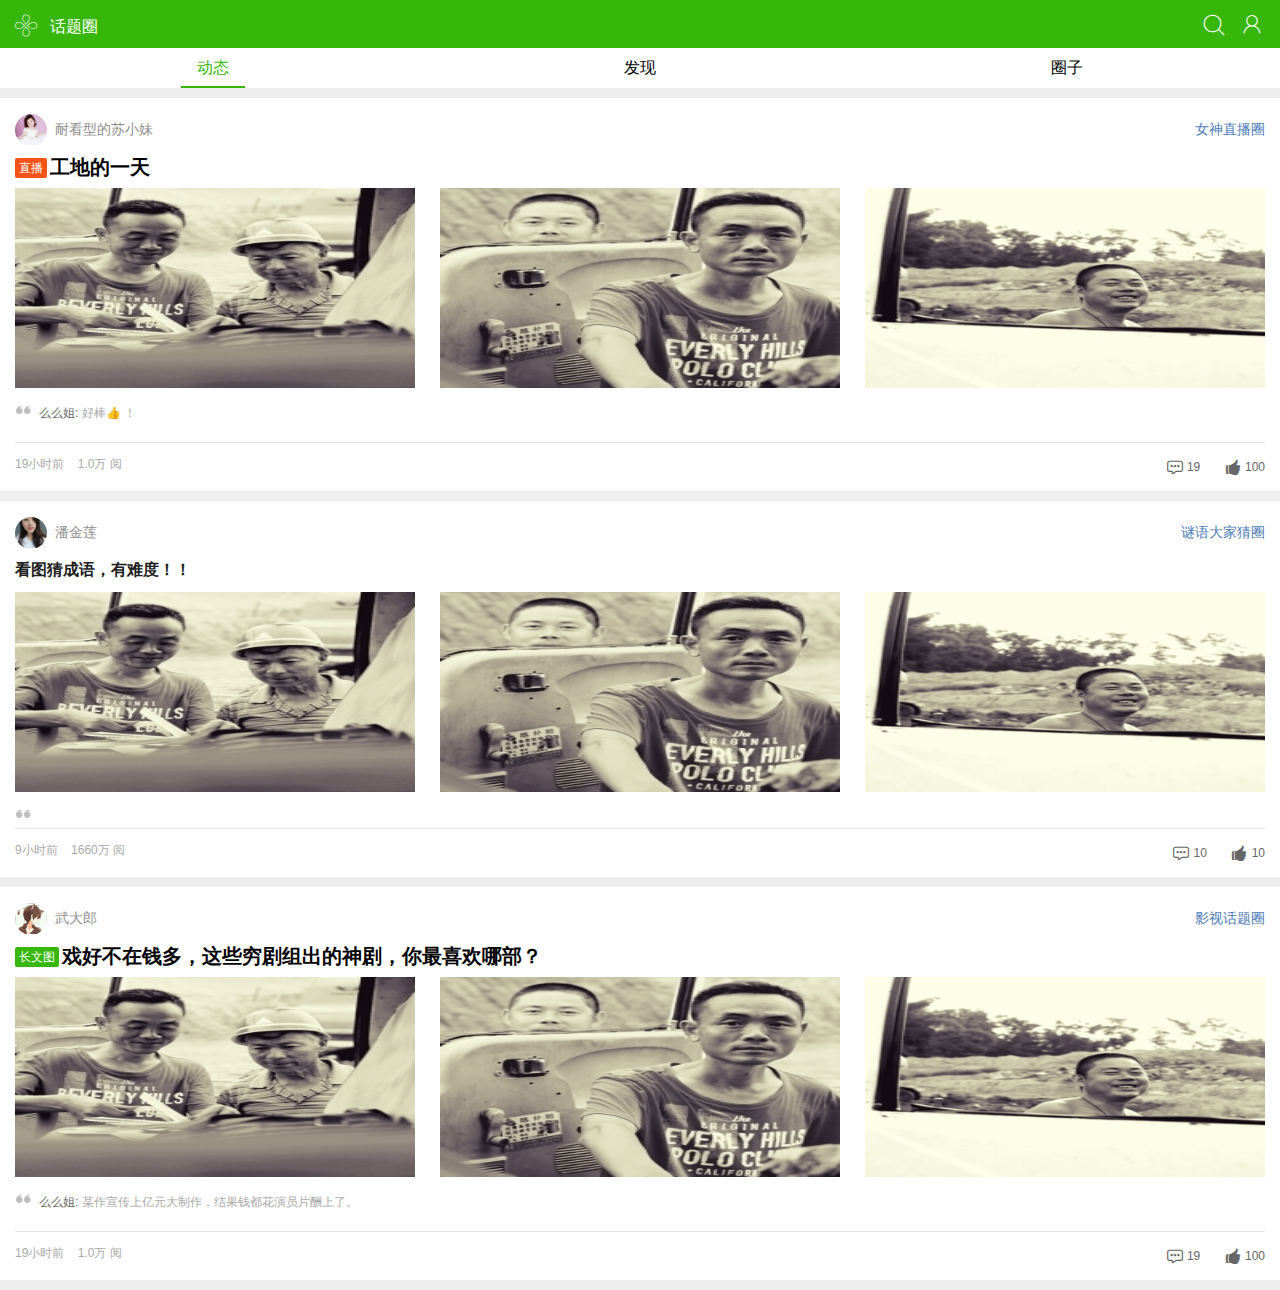
<file: view/index.html>
<!DOCTYPE html>
<html>
<head>
	<title>话题圈</title>
	<meta charset="utf-8">
	<meta  name="viewport" content="width=device-width, initial-scale=1.0, minimum-scale=1.0, maximum-scale=1.0" />
	<link rel="stylesheet" type="text/css" href="../css/global.css" />
	<link rel="stylesheet" type="text/css" href="../css/guid-page/index.css" />
</head>
<body>
	<!--头部-->
	<header class="header">
		<div class="header-top theme-bgGreen plr15">
			<div class="fl">
				<i class="iconfont icon-fenlei pr10"></i>
				<span class="fz16">话题圈</span>
			</div>
			
			<div class="fr">
				<a href="search.html"><i class="iconfont icon-sousuo pr10"></i></a>
				<a href="login.html"><i class="iconfont icon-yonghu fz20"></i></a>
			</div>
		</div>
		<ul class="header-nav fz16 mb10 J_nav">
			<li class="active">动态</li>
			<li>发现</li>
			<li>圈子</li>
		</ul>
	</header>


	<!--END-->
	<!--核心内容 动态-->
	<section class="sectionTrends mt98 show">
		
		<!--动态列表-->
		<ol class="sectionTrends-trendsList">
			<a href="trendsDetail.html"><li class="pAll15">
				<!--用户信息和类别展示-->
				<div class="trendsList-liHeader fz14">
					<div class="fl">
						<img src="../images/avatar/0.jpeg" />
						<span class="theme-gray">耐看型的苏小妹</span>
					</div>
					<span class="fr theme-blue">女神直播圈</span>
				</div>
				<!--END-->
				<div class="trendsList-liSection">
					<!--发表标题-->
					<div class="liSection-title ptb10">
						<span class="common-btn  theme-bgRed">直播</span>
						<h4 class="fz20 mtb10 theme-black">工地的一天</h4>
					</div>

					<!--发表内容-->
					<ul>
						<li>
							<img src="../images/gd.jpeg" />
						</li>
						<li>
							<img src="../images/gd1.jpeg" />
						</li>
						<li>
							<img src="../images/gd2.jpeg" />
						</li>
					</ul>
					<!--END-->

					<!--用户评论-->
					<div class="liSection-comment fz12">
               			<span class="txt-username">么么姐:</span>
                		<span class="txt-detail">好棒👍 ！</span>
					</div>
					<!--END-->
					
					<!--用户点赞 阅读 时间等等。。。-->
					<div class="fz12 mt15 liSection-info">
						<div class="fl theme-grayAAA">
							<span class="mr10">19小时前</span>
							<span>1.0万 阅</span>
						</div>
						<div class="fr theme-black666">
							<i class="iconfont icon-xiaoxi "></i>
							<span class="mr20">19</span>
							
							<i class="iconfont icon-zan "></i>
							<span>100</span>
						</div>
					</div>
					<!--END-->
				</div>
				<!--END-->
			</li></a>
			<a href="trendsDetail.html"><li class="pAll15">
				<!--用户信息和类别展示-->
				<div class="trendsList-liHeader fz14">
					<div class="fl">
						<img src="../images/avatar/1.jpeg" />
						<span class="theme-gray">潘金莲</span>
					</div>
					<span class="fr theme-blue">谜语大家猜圈</span>
				</div>
				<!--END-->
				<div class="trendsList-liSection">
					<!--发表标题-->
					<div class="liSection-title ptb10">
						<h4 class="fz16 mtb10 ">看图猜成语，有难度！！</h4>
					</div>

					<!--发表内容-->
					<ul>
						<li>
							<img src="../images/gd.jpeg" />
						</li>
						<li>
							<img src="../images/gd1.jpeg" />
						</li>
						<li>
							<img src="../images/gd2.jpeg" />
						</li>
					</ul>
					<!--END-->

					<!--用户评论-->
					<div class="liSection-comment fz12">
               
					</div>
					<!--END-->
					
					<!--用户点赞 阅读 时间等等。。。-->
					<div class="fz12 mt15 liSection-info">
						<div class="fl theme-grayAAA">
							<span class="mr10">9小时前</span>
							<span>1660万 阅</span>
						</div>
						<div class="fr theme-black666">
							<i class="iconfont icon-xiaoxi "></i>
							<span class="mr20">10</span>
							
							<i class="iconfont icon-zan "></i>
							<span>10</span>
						</div>
					</div>
					<!--END-->
				</div>
				<!--END-->
			</li></a>
			<a href="trendsDetail.html"><li class="pAll15">
				<!--用户信息和类别展示-->
				<div class="trendsList-liHeader fz14">
					<div class="fl">
						<img src="../images/avatar/2.gif" />
						<span class="theme-gray">武大郎</span>
					</div>
					<span class="fr theme-blue"> 影视话题圈</span>
				</div>
				<!--END-->
				<div class="trendsList-liSection">
					<!--发表标题-->
					<div class="liSection-title ptb10">
						<span class="common-btn  theme-bgGreen">长文图</span>
						<h4 class="fz20 mtb10 theme-black">
                            戏好不在钱多，这些穷剧组出的神剧，你最喜欢哪部？
                        </h4>
					</div>

					<!--发表内容-->
					<ul>
						<li>
							<img src="../images/gd.jpeg" />
						</li>
						<li>
							<img src="../images/gd1.jpeg" />
						</li>
						<li>
							<img src="../images/gd2.jpeg" />
						</li>
					</ul>
					<!--END-->

					<!--用户评论-->
					<div class="liSection-comment fz12">
               			<span class="txt-username">么么姐:</span>
                		<span class="txt-detail">某作宣传上亿元大制作，结果钱都花演员片酬上了。</span>
					</div>
					<!--END-->
					
					<!--用户点赞 阅读 时间等等。。。-->
					<div class="fz12 mt15 liSection-info">
						<div class="fl theme-grayAAA">
							<span class="mr10">19小时前</span>
							<span>1.0万 阅</span>
						</div>
						<div class="fr theme-black666">
							<i class="iconfont icon-xiaoxi "></i>
							<span class="mr20">19</span>
							
							<i class="iconfont icon-zan "></i>
							<span>100</span>
						</div>
					</div>
					<!--END-->
				</div>
				<!--END-->
			</li></a>
		</ol>
		<!--END-->
	</section>

	<!--核心内容 发现-->
	<section class="sectionFind mt98 ">
		<img src="../images/banner.jpg" class="dpImg"/>
		<!--分类-->
		<ul class="sectionFind-menu">
			<li>
				<img src="../images/classify/qinggan.png" />
				<p>情感</p>
			</li>
			<li>
				<img src="../images/classify/gaoxiao.png" />
				<p>搞笑</p>
			</li>
			<li>
				<img src="../images/classify/shenghuo.png" />
				<p>生活</p>
			</li>
			<li>
				<img src="../images/classify/mingxing.png" />
				<p>明星</p>
			</li>
			<li>
				<img src="../images/classify/wenxue.png" />
				<p>文学</p>
			</li>
			<li>
				<img src="../images/classify/xingzuo.png" />
				<p>星座命理</p>
			</li>
			<li>
				<img src="../images/classify/erciyuan.png" />
				<p>二次元</p>
			</li>
			<li>
				<img src="../images/classify/meitu.png" />
				<p>美图</p>
			</li>
			<li>
				<img src="../images/classify/youxi.png" />
				<p>游戏</p>
			</li>
			<li>
				<img src="../images/classify/yundong.png" />
				<p>运动</p>
			</li>
		</ul>
		<!--新圈排行-->
		<div class="sectionFind-sort  mt10">

			<h2 class="theme-black-1e1e1e fz16 pl10 pt10">新圈排行</h2>
			<ol class="sectionCircle-list mt10">
				<li >
					<!--左侧icon-->
					<div class="list-price fl mr15">
						<span >1</span>
						<img src="../images/find/xq.jpeg" class="sectionCircle-left"/>
					</div>

					<!--中间介绍内容-->
					<div class=" fl list-li-center">
						<h3 class="fz16">软软其实不太硬圈</h3>
						<p class="theme-gray mtb8 text-ellipsis">精分搞笑原创视频博主</p>
						<p class="theme-gray"><span>1498</span>圈友 &nbsp;&nbsp;&nbsp; <span>49</span>帖子</p>
					</div>

					<!--右侧去看看和关注按钮-->
					<div class="fr concern-btn mt15">去看看</div>
				</li>



				<li >
					<!--左侧icon-->
					<div class="list-price fl mr15">
						<span class="theme-bgOrage">2</span>
						<img src="../images/find/xq1.jpeg" class="sectionCircle-left"/>
					</div>

					<!--中间介绍内容-->
					<div class=" fl list-li-center">
						<h3 class="fz16">高端时尚圈</h3>
						<p class="theme-gray mtb8 text-ellipsis">走近High Fashion</p>
						<p class="theme-gray"><span>4988</span>圈友 &nbsp;&nbsp;&nbsp; <span>21</span>帖子</p>
					</div>

					<!--右侧去看看和关注按钮-->
					<div class="fr concern-btn mt15">关注</div>
				</li>


				<li >
					<!--左侧icon-->
					<div class="list-price fl mr15">
						<span class="theme-bgOrange-ffb300">3</span>
						<img src="../images/find/xq2.jpeg" class="sectionCircle-left"/>
					</div>

					<!--中间介绍内容-->
					<div class=" fl list-li-center">
						<h3 class="fz16">喵爸喵妈手工圈</h3>
						<p class="theme-gray mtb8 text-ellipsis">感谢有你～让平凡的布变成暖暖的爱~</p>
						<p class="theme-gray"><span>1546</span>圈友 &nbsp;&nbsp;&nbsp; <span>13</span>帖子</p>
					</div>

					<!--右侧去看看和关注按钮-->
					<div class="fr concern-btn mt15">关注</div>
				</li>
				<li >
					<!--左侧icon-->
					<div class="list-price fl mr15">
						<img src="../images/find/xq3.jpeg" class="sectionCircle-left"/>
					</div>

					<!--中间介绍内容-->
					<div class=" fl list-li-center">
						<h3 class="fz16">天天影视街圈</h3>
						<p class="theme-gray mtb8 text-ellipsis">为影视爱好者提供讨论和资源的天地！快快加入我们队伍吧</p>
						<p class="theme-gray"><span>3243</span>圈友 &nbsp;&nbsp;&nbsp; <span>13</span>帖子</p>
					</div>

					<!--右侧去看看和关注按钮-->
					<div class="fr concern-btn mt15 concernActive">去看看</div>
				</li>
			</ol>
			<div class="list-allCircle">全部圈子</div>
		</div>
		<!--圈总排行-->
		<div class="sectionFind-sort  mt10">
			<h2 class="theme-black-1e1e1e fz16 pl10 pt10">圈总排行</h2>
			<ol class="sectionCircle-list mt10">
				<li >
					<!--左侧icon-->
					<div class="list-price fl mr15">
						<span >1</span>
						<img src="../images/find/qz.jpeg" class="sectionCircle-left"/>
					</div>

					<!--中间介绍内容-->
					<div class=" fl list-li-center">
						<h3 class="fz16">器泡圈</h3>
						<p class="theme-gray mtb8 text-ellipsis">秀自己，搞事情</p>
						<p class="theme-gray"><span>1498</span>圈友 &nbsp;&nbsp;&nbsp; <span>49</span>帖子</p>
					</div>

					<!--右侧去看看和关注按钮-->
					<div class="fr concern-btn mt15 concernActive">去看看</div>
				</li>



				<li >
					<!--左侧icon-->
					<div class="list-price fl mr15">
						<span class="theme-bgOrage">2</span>
						<img src="../images/find/qz1.jpeg" class="sectionCircle-left"/>
					</div>

					<!--中间介绍内容-->
					<div class=" fl list-li-center">
						<h3 class="fz16">情感夜话圈</h3>
						<p class="theme-gray mtb8 text-ellipsis">你若不离不弃，我必生死相依！</p>
						<p class="theme-gray"><span>4988</span>圈友 &nbsp;&nbsp;&nbsp; <span>21</span>帖子</p>
					</div>

					<!--右侧去看看和关注按钮-->
					<div class="fr concern-btn mt15">关注</div>
				</li>


				<li >
					<!--左侧icon-->
					<div class="list-price fl mr15">
						<span class="theme-bgOrange-ffb300">3</span>
						<img src="../images/find/qz2.jpeg" class="sectionCircle-left"/>
					</div>

					<!--中间介绍内容-->
					<div class=" fl list-li-center">
						<h3 class="fz16">完美世界圈</h3>
						<p class="theme-gray mtb8 text-ellipsis">等我回来，带你看尽世间璀璨。~</p>
						<p class="theme-gray"><span>1546</span>圈友 &nbsp;&nbsp;&nbsp; <span>13</span>帖子</p>
					</div>

					<!--右侧去看看和关注按钮-->
					<div class="fr concern-btn mt15">关注</div>
				</li>
				<li >
					<!--左侧icon-->
					<div class="list-price fl mr15">
						<img src="../images/find/qz3.jpeg" class="sectionCircle-left"/>
					</div>

					<!--中间介绍内容-->
					<div class=" fl list-li-center">
						<h3 class="fz16">全民话题圈</h3>
						<p class="theme-gray mtb8 text-ellipsis">全民话题.期待您的参与其中！</p>
						<p class="theme-gray"><span>3243</span>圈友 &nbsp;&nbsp;&nbsp; <span>13</span>帖子</p>
					</div>

					<!--右侧去看看和关注按钮-->
					<div class="fr concern-btn mt15 ">关注</div>
				</li>
			</ol>
			<div class="list-allCircle">全部圈子</div>
		</div>
		<!--惬意小生活-->
		<div class="sectionFind-sort  mt10">
			<h2 class="theme-black-1e1e1e fz16 pl10 pt10">惬意小生活</h2>
			<ol class="sectionCircle-list mt10">
				<li >
					<!--左侧icon-->
					<div class="list-price fl mr15">
						<span >1</span>
						<img src="../images/find/qy.jpeg" class="sectionCircle-left"/>
					</div>

					<!--中间介绍内容-->
					<div class=" fl list-li-center">
						<h3 class="fz16">厨艺人生圈</h3>
						<p class="theme-gray"><span>1498</span>圈友 &nbsp;&nbsp;&nbsp; <span>49</span>帖子</p>
					</div>

					<!--右侧去看看和关注按钮-->
					<div class="fr concern-btn mt15 concernActive">去看看</div>
				</li>



				<li >
					<!--左侧icon-->
					<div class="list-price fl mr15">
						<span class="theme-bgOrage">2</span>
						<img src="../images/find/qy1.jpeg" class="sectionCircle-left"/>
					</div>

					<!--中间介绍内容-->
					<div class=" fl list-li-center">
						<h3 class="fz16">生活随手记圈</h3>
						<p class="theme-gray mtb8 text-ellipsis">记录或感动或搞笑的身边事儿</p>
						<p class="theme-gray"><span>4988</span>圈友 &nbsp;&nbsp;&nbsp; <span>21</span>帖子</p>
					</div>

					<!--右侧去看看和关注按钮-->
					<div class="fr concern-btn mt15">关注</div>
				</li>


				<li >
					<!--左侧icon-->
					<div class="list-price fl mr15">
						<span class="theme-bgOrange-ffb300">3</span>
						<img src="../images/find/qy2.jpeg" class="sectionCircle-left"/>
					</div>

					<!--中间介绍内容-->
					<div class=" fl list-li-center">
						<h3 class="fz16">烘焙爱好者圈</h3>
						<p class="theme-gray mtb8 text-ellipsis">烘焙给人带来幸福</p>
						<p class="theme-gray"><span>1546</span>圈友 &nbsp;&nbsp;&nbsp; <span>13</span>帖子</p>
					</div>

					<!--右侧去看看和关注按钮-->
					<div class="fr concern-btn mt15">关注</div>
				</li>
				<li >
					<!--左侧icon-->
					<div class="list-price fl mr15">
						<img src="../images/find/qy3.jpeg" class="sectionCircle-left"/>
					</div>

					<!--中间介绍内容-->
					<div class=" fl list-li-center">
						<h3 class="fz16">多肉新手圈</h3>
						<p class="theme-gray mtb8 text-ellipsis">爱花人与心情</p>
						<p class="theme-gray"><span>3243</span>圈友 &nbsp;&nbsp;&nbsp; <span>13</span>帖子</p>
					</div>

					<!--右侧去看看和关注按钮-->
					<div class="fr concern-btn mt15 ">关注</div>
				</li>
			</ol>
		</div>
		<!--爱听歌的人会有多少故事-->
		<div class="sectionFind-sort  mt10">
			<h2 class="theme-black-1e1e1e fz16 pl10 pt10">爱听歌的人会有多少故事</h2>
			<ol class="sectionCircle-list mt10">
				<li >
					<!--左侧icon-->
					<div class="list-price fl mr15">
						<span >1</span>
						<img src="../images/find/atg.jpeg" class="sectionCircle-left"/>
					</div>

					<!--中间介绍内容-->
					<div class=" fl list-li-center">
						<h3 class="fz16">音乐分享圈</h3>
						<p class="theme-gray mtb8 text-ellipsis">如果世界太危险 只有音乐最安全</p>
						<p class="theme-gray"><span>1498</span>圈友 &nbsp;&nbsp;&nbsp; <span>49</span>帖子</p>
					</div>

					<!--右侧去看看和关注按钮-->
					<div class="fr concern-btn mt15 concernActive">去看看</div>
				</li>



				<li >
					<!--左侧icon-->
					<div class="list-price fl mr15">
						<span class="theme-bgOrage">2</span>
						<img src="../images/find/atg1.jpeg" class="sectionCircle-left"/>
					</div>

					<!--中间介绍内容-->
					<div class=" fl list-li-center">
						<h3 class="fz16">古风歌曲圈</h3>
						<p class="theme-gray mtb8 text-ellipsis">爱古风歌曲的都进来晒一晒自己喜欢的古风句子和古风歌曲吧！</p>
						<p class="theme-gray"><span>4988</span>圈友 &nbsp;&nbsp;&nbsp; <span>21</span>帖子</p>
					</div>

					<!--右侧去看看和关注按钮-->
					<div class="fr concern-btn mt15">关注</div>
				</li>


				<li >
					<!--左侧icon-->
					<div class="list-price fl mr15">
						<span class="theme-bgOrange-ffb300">3</span>
						<img src="../images/find/atg2.jpeg" class="sectionCircle-left"/>
					</div>

					<!--中间介绍内容-->
					<div class=" fl list-li-center">
						<h3 class="fz16">歌词圈</h3>
						<p class="theme-gray mtb8 text-ellipsis">总有一句歌词戳中心窝</p>
						<p class="theme-gray"><span>1546</span>圈友 &nbsp;&nbsp;&nbsp; <span>13</span>帖子</p>
					</div>

					<!--右侧去看看和关注按钮-->
					<div class="fr concern-btn mt15">关注</div>
				</li>
				<li >
					<!--左侧icon-->
					<div class="list-price fl mr15">
						<img src="../images/find/atg3.jpeg" class="sectionCircle-left"/>
					</div>

					<!--中间介绍内容-->
					<div class=" fl list-li-center">
						<h3 class="fz16">民谣圈</h3>
						<p class="theme-gray mtb8 text-ellipsis">喜欢民谣的朋友，欢迎大家发帖，分享民谣故事，民谣歌曲。</p>
						<p class="theme-gray"><span>3243</span>圈友 &nbsp;&nbsp;&nbsp; <span>13</span>帖子</p>
					</div>

					<!--右侧去看看和关注按钮-->
					<div class="fr concern-btn mt15 ">关注</div>
				</li>
			</ol>
		</div>
	</section>

	<!--核心内容 -->
	<section class="sectionCircle mt98">
		<ol class="plr15 sectionCircle-list">
			<li >

				<img src="../images/avatar/3.jpeg" class="sectionCircle-left fl mr15"/>
				<div class="pt15 fl">
					<h3 class="mb10 fz16">杨老湿发表的测试</h3>
					<p class="theme-gray"><span>1</span>圈友 &nbsp;&nbsp;&nbsp; <span>1</span>帖子</p>
				</div>


			</li>
			<a href="circle-create.html"> <li class="sectionCircle-add theme-black">
				<div class="fl  sectionCircle-left mr15"></div>
				<span class="fl fz16">创建圈子</span>
			</li></a>
		</ol>
		
	</section>
    
</body>
</html>
<script type="text/javascript" src="../js/product/zepto/zepto.min.js"></script>
<script type="text/javascript" src="../js/product/zepto/touch.js"></script>
<script type="text/javascript" src="../js/guid-page/index.js"></script>
</file>
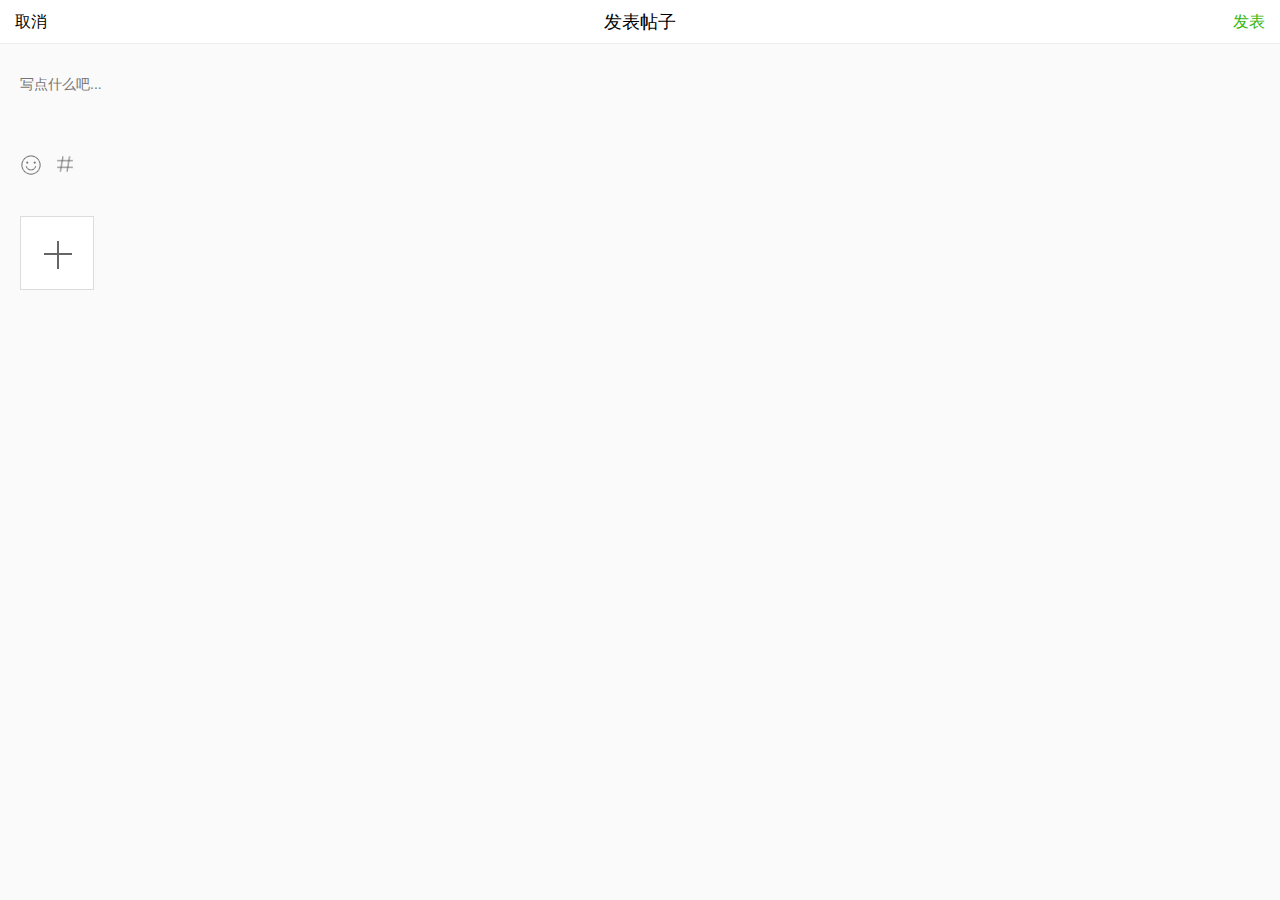
<file: view/circle-card.html>
<html><head>
    <title>话题圈</title>
	<meta charset="utf-8">
    <meta name="viewport" content="width=device-width, initial-scale=1.0, minimum-scale=1.0, maximum-scale=1.0">
    <link rel="stylesheet" type="text/css" href="../css/global.css">
     <link rel="stylesheet" type="text/css" href="../css/guid-page/circle-card.css">
    <link rel="stylesheet" type="text/css" href="../plugins/swiper/swiper.min.css">

</head>

<body style="">
   	<!--头部-->
	<header class="common-header">
		<a href="javascript:;" class="J_cancel header-left">取消</a>	
		<h4>发表帖子</h4>
		<span class="header-right theme-green">发表</span>
	</header>
	
	<section class="mt10  appraiseMain">
		<div class="pAll20">
			<textarea class="input-editor" rows="4" id="J_txt" placeholder="写点什么吧..."></textarea>
			<div class="appraiseMain-more"> 
				<span class="J_emoji fl"></span>
				<img src="../images/icon/topic-editor.png" class="J_topic fl">
			</div>
		</div>
		<!--qq表情列表-->
		<div class="swiper-container swiper-emoji  hide">
	        <div class="swiper-wrapper"></div>
	        <div class="swiper-pagination"></div>
	    </div>


		<!--上传图片-->
		<div class="uploadPhotoMain pAll20">

			<!-- <div class="uploadPhotoMain-list fl"> -->
				<!-- <div class="showPicture"></div> -->
			<!-- </div> -->

			
			<div class="uploadPhoto  fl">
				<input type="file">
			</div>
		</div>
	</section>

	<!--添加话题-->
	<section class="addTopic hide">


		<div class="addTopic-header plr15">
			<div class="fl addTopic-header-left">
				<img src="../images/icon/topic-editor.png">
				<input type="text" placeholder="输入你想添加的话题" class="fz16">
			</div>
			<span class="fz14 addTopic-header-close J_cancelTopic">取消</span>
		</div>
		<p class="hotTopics">热门话题</p>

		<ol class="addTopic-list plr15 J_addTopicList">
			<li>
				<img src="../images/topic/1.jpg">
				<span class="fz16">台风天鸽</span>
			</li>
			<li>
				<img src="../images/topic/2.jpg">
				<span class="fz16">处暑一起来写诗</span>
			</li>
			<li>
				<img src="../images/topic/3.png">
				<span class="fz16">压箱底的情话</span>
			</li>

			<li>
				<img src="../images/topic/4.jpeg">
				<span class="fz16">长大后才知道的事</span>
			</li>
			<li>
				<img src="../images/topic/5.jpg">
				<span class="fz16">哪些娱乐明星篮球打得好</span>
			</li>
			<li>
				<img src="../images/topic/6.jpg">
				<span class="fz16">岁月是把杀猪刀</span>
			</li>
			<li>
				<img src="../images/topic/7.jpg">
				<span class="fz16">最厉害的事</span>
			</li>
			<li>
				<img src="../images/topic/8.jpg">
				<span class="fz16">8.9新疆地震</span>
			</li>
			<li>
				<img src="../images/topic/9.jpg">
				<span class="fz16">周一来斗图</span>
			</li>
			<li>
				<img src="../images/topic/9.jpg">
				<span class="fz16">鉴别渣男渣女</span>
			</li>
		</ol>
	</section>

	<!--弹层集合-->
	<div class="layer">
		<!--遮罩层-->
		<div class="layer-shade"></div>
		<!--弹层-->
		<div class="layer-common-style layer-second layer-third show">
			<p>是否退出编辑？</p>
			<div class="second-konw">
				<span class="J_cancel">取消</span>
				<a href="javascript:history.back(-1)">退出</a>
			</div>
		</div>
	</div>
	<!--END-->
</body>

<script type="text/javascript" src="../plugins/jquery.min.js"></script>
<script type="text/javascript" src="../plugins/swiper/swiper.min.js"></script>
<script type="text/javascript" src="../js/common.js"></script>
<script type="text/javascript" src="../js/guid-page/circle-card.js"></script>
<script type="text/javascript">
	uploadPicture.init({
		nodeFile:document.querySelector(".uploadPhoto input"),
		nodeInsert:document.querySelector(".uploadPhotoMain")
	})
</script>
</html>
</file>
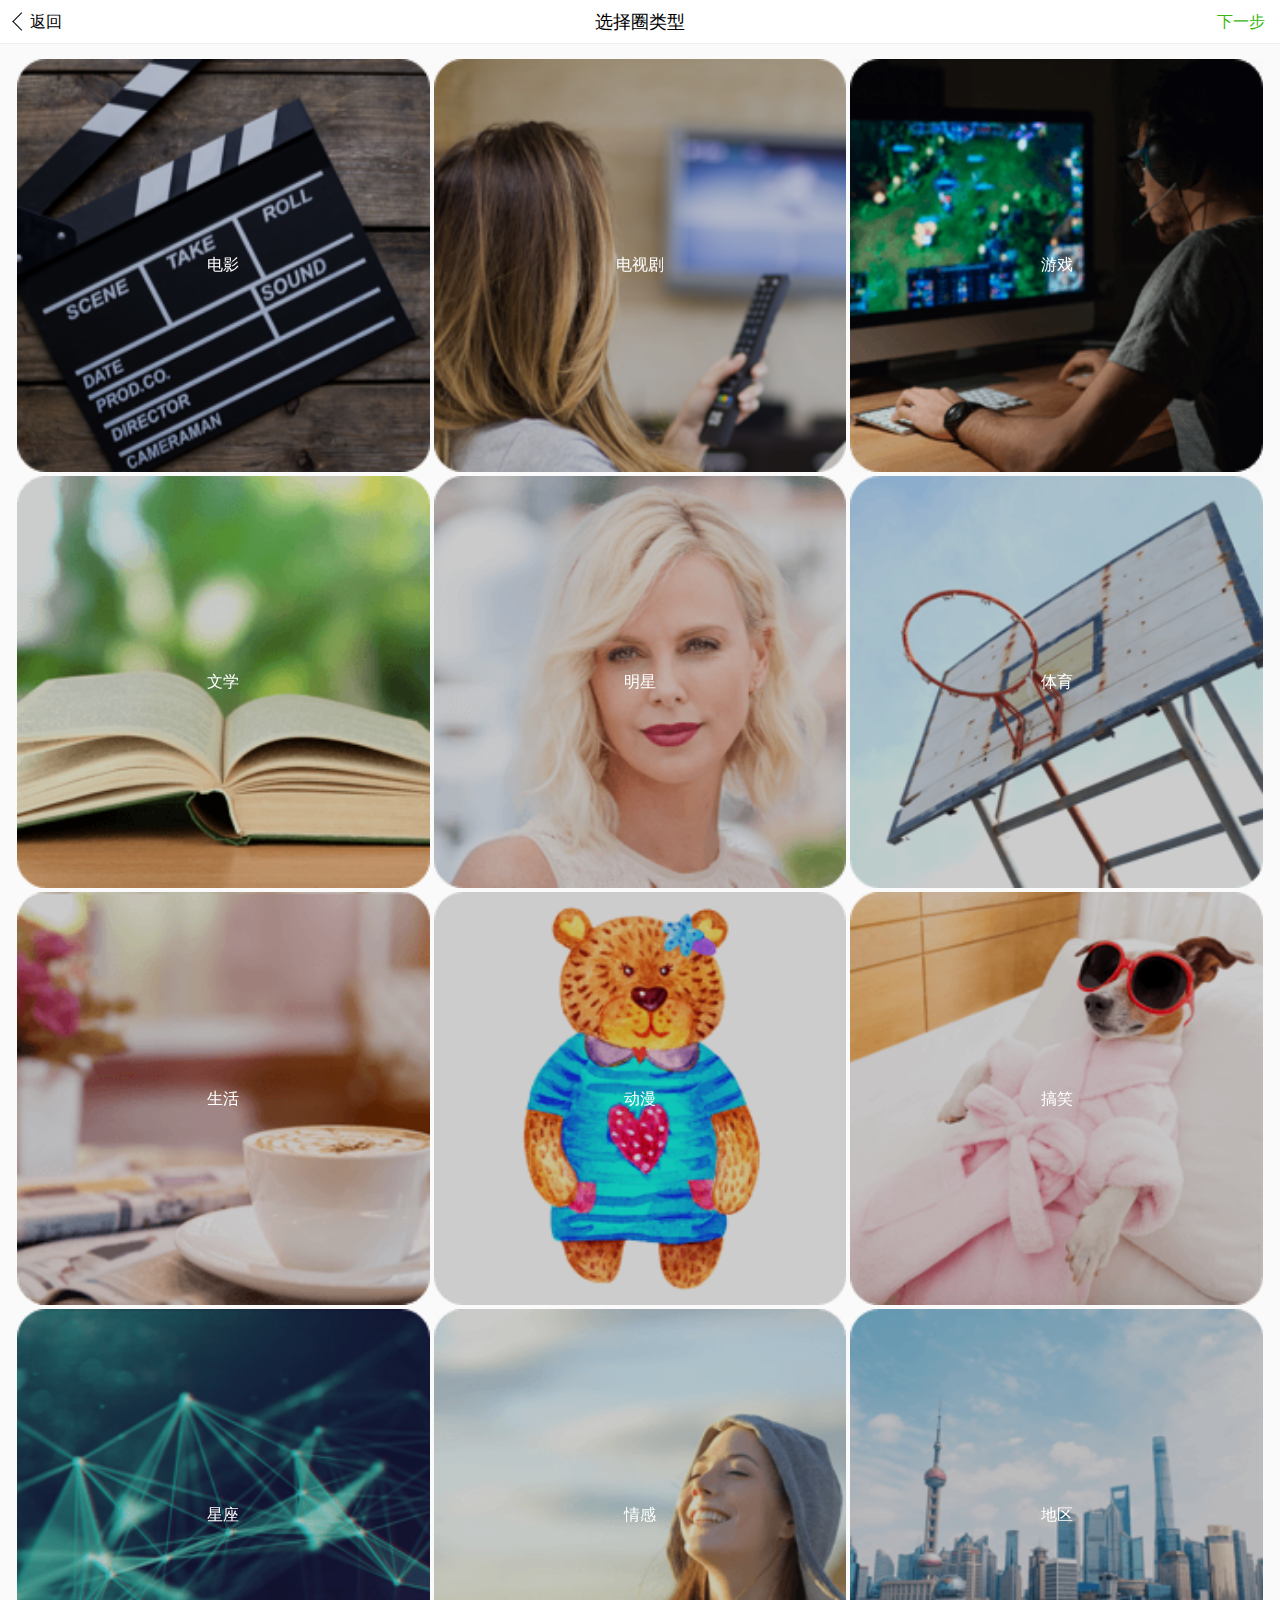
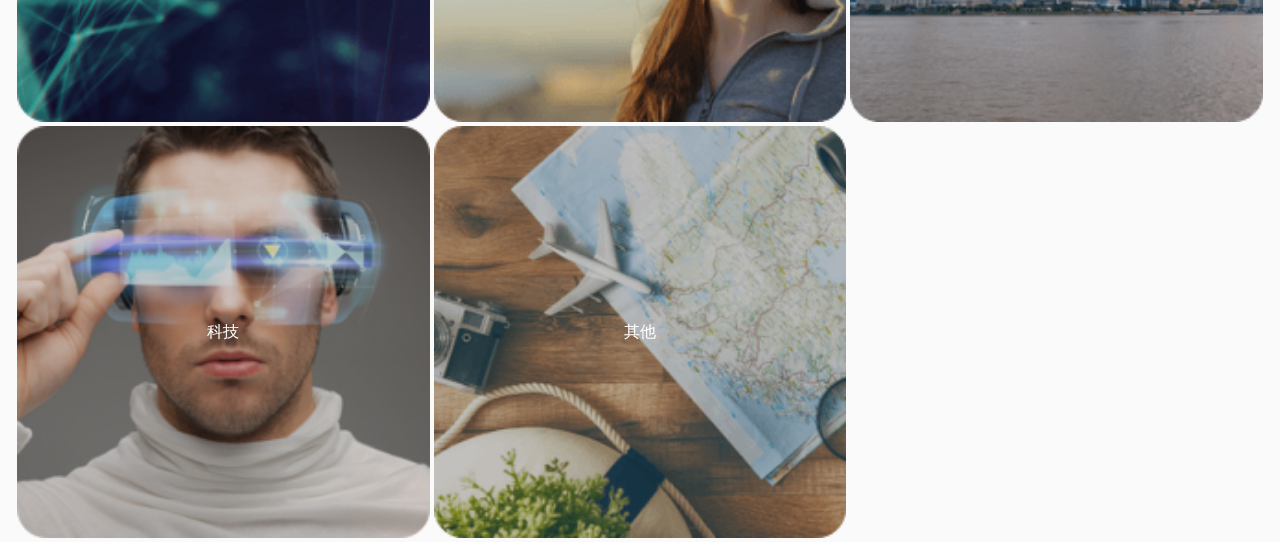
<file: view/circle-create.html>
<!DOCTYPE html>
<html>

<head>
    <title>话题圈</title>
    <meta charset="utf-8">
    <meta name="viewport" content="width=device-width, initial-scale=1.0, minimum-scale=1.0, maximum-scale=1.0" />
    <link rel="stylesheet" type="text/css" href="../css/global.css" />
    <link rel="stylesheet" type="text/css" href="../plugins/swiper/swiper.min.css">
    <link rel="stylesheet" type="text/css" href="../css/guid-page/circle-create.css">
</head>

<body>
    <!--头部-->
    <header class="common-header">
        <a href="javascript:;" class="header-left returnLeft J_prev">返回</a>
        <h4>选择圈类型</h4>
        <span class="header-right theme-green J_next">下一步</span>
    </header>
    <section>
        <div class="swiper-container">
            <div class="swiper-wrapper">
                <!--创建圈子类型-->
                <div class="swiper-slide">
                    <ul class="circleTypeList pAll15">
                        <li>
                            <img src="../images/circle/circleType/1.png" />
                            <span>电影</span>
                        </li>
                        <li>
                            <img src="../images/circle/circleType/2.png" />
                            <span>电视剧</span>
                        </li>
                        <li>
                            <img src="../images/circle/circleType/3.png" />
                            <span>游戏</span>
                        </li>
                        <li>
                            <img src="../images/circle/circleType/4.png" />
                            <span>文学</span>
                        </li>
                        <li>
                            <img src="../images/circle/circleType/5.png" />
                            <span>明星</span>
                        </li>
                        <li>
                            <img src="../images/circle/circleType/6.png" />
                            <span>体育</span>
                        </li>
                        <li>
                            <img src="../images/circle/circleType/7.png" />
                            <span>生活</span>
                        </li>
                        <li>
                            <img src="../images/circle/circleType/8.png" />
                            <span>动漫</span>
                        </li>
                        <li>
                            <img src="../images/circle/circleType/9.png" />
                            <span>搞笑</span>
                        </li>
                        <li>
                            <img src="../images/circle/circleType/10.png" />
                            <span>星座</span>
                        </li>
                        <li>
                            <img src="../images/circle/circleType/11.png" />
                            <span>情感</span>
                        </li>
                        <li>
                            <img src="../images/circle/circleType/12.png" />
                            <span>地区</span>
                        </li>
                        <li>
                            <img src="../images/circle/circleType/13.png" />
                            <span>科技</span>
                        </li>
                        <li>
                            <img src="../images/circle/circleType/14.png" />
                            <span>其他</span>
                        </li>
                    </ul>
                </div>
                <!--创建圈子－上传头像和圈子名称 -->
                <div class="swiper-slide">
                    <div class="uploadingAvatar">
                        <div class="uploadingAvatar-picture"></div>
                        <input type="file" accept="image/jpeg,image/png,image/gif,image/bmp" id="J_file"/>
                        <p>添加圈头像</p>
                    </div>
                    <input type="input" class="circleName J_circleName" placeholder="圈子名称(限12字)" maxlength="12" />
                    <input type="input" class="circleName J_circleIntroduce" placeholder="一句话介绍你的圈子 (限20字)" maxlength="12" />
                </div>
                <!--创建圈子－设置权限-->
                <div class="swiper-slide">
                    <div class="pAll15">
                        <ol class="circlePermission">
                            <li class="active">
                                <img src="../images/icon/ic_open.png" class="fl" />
                                <div class="fl circlePermission-right ml10">
                                    <p class="fz16">公开圈</p>
                                    <p class="theme-gray fz12">任何人可以直接加入圈子</p>
                                </div>
                            </li>
                            <li>
                                <img src="../images/icon/ic_closed.png" class="fl" />
                                <div class="fl circlePermission-right ml10">
                                    <p class="fz16">私密圈</p>
                                    <p class="theme-gray fz12">加入圈子需要通过你的同意</p>
                                </div>
                            </li>
                        </ol>
                        <div class="circleConceal hide">
                            <span class="fz16 fl">你的圈子可被搜索到</span>
                            <span class="fr circleConceal-check"></span>
                        </div>
                    </div>
                </div>
            </div>
        </div>
    </section>

     <!--提示信息-->
    <div class="J_promptInfo promptInfo">
      <span></span>
    </div>
    <!--END-->
</body>

</html>
<script type="text/javascript" src="../plugins/jquery.min.js"></script>
<script type="text/javascript" src="../plugins/swiper/swiper.min.js"></script>
<script type="text/javascript" src="../js/guid-page/circle-create.js"></script>
</file>
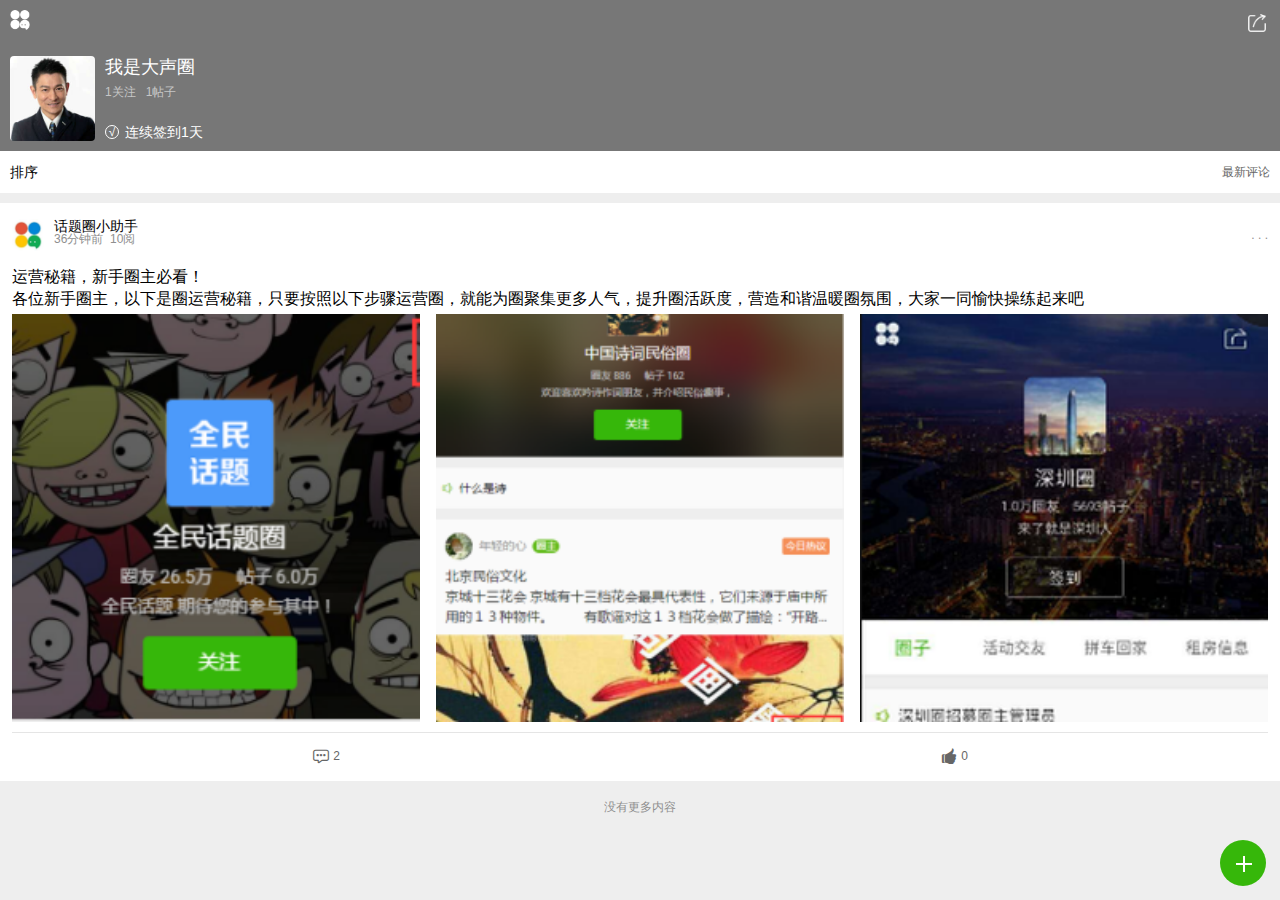
<file: view/circle-finish.html>
<!DOCTYPE html>
<html>

<head>
    <title>话题圈</title>
    <meta charset="utf-8">
    <meta name="viewport" content="width=device-width, initial-scale=1.0, minimum-scale=1.0, maximum-scale=1.0" />
    <link rel="stylesheet" type="text/css" href="../css/global.css" />
    <link rel="stylesheet" type="text/css" href="../css/guid-page/circle-finish.css" />
</head>

<body>
  <!--头部-->
  <header class="cf-header pAll10">
     <div class="cf-header-top mb20">
        <img src="../images/icon/logo.png" class="fl"/>
        <img src="../images/icon/shade-white.png" class="fr" />
     </div>

      <div class="cf-header-bottom">
          <img src="../images/avatar/3.jpeg" class="fl cf-header-bottom-avatar mr10"/>
          <div class="cf-header-bottom-right fl">
            <p class="fz18 mb10">我是大声圈</p>
            <p class="fz12">1关注 &nbsp; 1帖子</p>
            <p class="fz14">连续签到1天</p>
          </div>
      </div>
  </header>
  
  <!--发表圈子内容-->
  <section class="cf-section">

      <div class="cf-seciton-sort plr10 mb10">
          <span class="fl fz14">排序</span>
          <span class="fr theme-black666">最新评论</span>
      </div>
      

      <ol class="cf-section-circleList">
          <li>
              <!--圈子标题 头像名称等等。。。。-->
              <div class="circleList-top">
                  <img src="../images/icon/logo-1.jpeg" class="fl mr10 circleList-top-avatar"/>
                  <div class="fl">
                      <span class="fz14">话题圈小助手</span>
                      <p class="fz12 theme-gray"><span>36分钟前</span>&nbsp;&nbsp;<span>10阅</span></p>
                  </div>
                   <span class="fr theme-gray mt10">. . .</span>
              </div>
              <!--圈子内容 -->
              <div class="circleList-center fz16 mt15">
                  <p>运营秘籍，新手圈主必看！</p>
                  <p>各位新手圈主，以下是圈运营秘籍，只要按照以下步骤运营圈，就能为圈聚集更多人气，提升圈活跃度，营造和谐温暖圈氛围，大家一同愉快操练起来吧</p>

                  <div class="circleList-center-picture">
                      <img src="../images/circle/1.jpeg" />
                      <img src="../images/circle/2.jpeg" />
                      <img src="../images/circle/3.jpeg" />
                  </div>
              </div>
               <!--圈子点赞 评论 -->
              <div class="circleList-bottom mt10 theme-black666">
                    <div>
                        <i class="iconfont icon-xiaoxi "></i>
                        <span>2</span>
                    </div>
                    <div>
                        <i class="iconfont icon-zan "></i>
                        <span>0</span>
                    </div>
               </div>
          </li>
      </ol>
      
      <p class="fz12 theme-gray noMore ptb20">没有更多内容</p>

      <!--创建帖子-->
      <div class="createCircle J_createCircle"></div>

  </section>
  


  <!--创建新帖子-->
  <section class="cf-createCard hide">
        <ul class="createCard-type">
            <a href="circle-card.html"><li>
                <img src="../images/icon/tiezi.png" class="mb20"/>
                <p class="fz16 theme-black666">帖子</p>
            </li></a>
            <a href="circle-article.html"><li>
                <img src="../images/icon/wenzhang.png" class="mb20"/>
                <p class="fz16 theme-black666">文章</p>
            </li></a>
            <li>
                <img src="../images/icon/vote.svg" class="mb20"/>
                <p class="fz16 theme-black666">投票</p>
            </li>
            <li>
                <img src="../images/icon/live.svg" class="mb20"/>
                <p class="fz16 theme-black666">直播</p>
            </li>   
            <li>
                <img src="../images/icon/video.png" class="mb20"/>
                <p class="fz16 theme-black666">视频</p>
            </li>
            <li>
                <img src="../images/icon/topic.png" class="mb20"/>
                <p class="fz16 theme-black666">话题</p>
            </li>
        </ul>
        <div class="createCard-close J_close"></div>
  </section>
</body>

</html>
<script type="text/javascript" src="../js/product/zepto/zepto.min.js"></script>
<script type="text/javascript" src="../js/product/zepto/touch.js"></script>
<script type="text/javascript" src="../js/guid-page/circle-finish.js"></script>
</file>
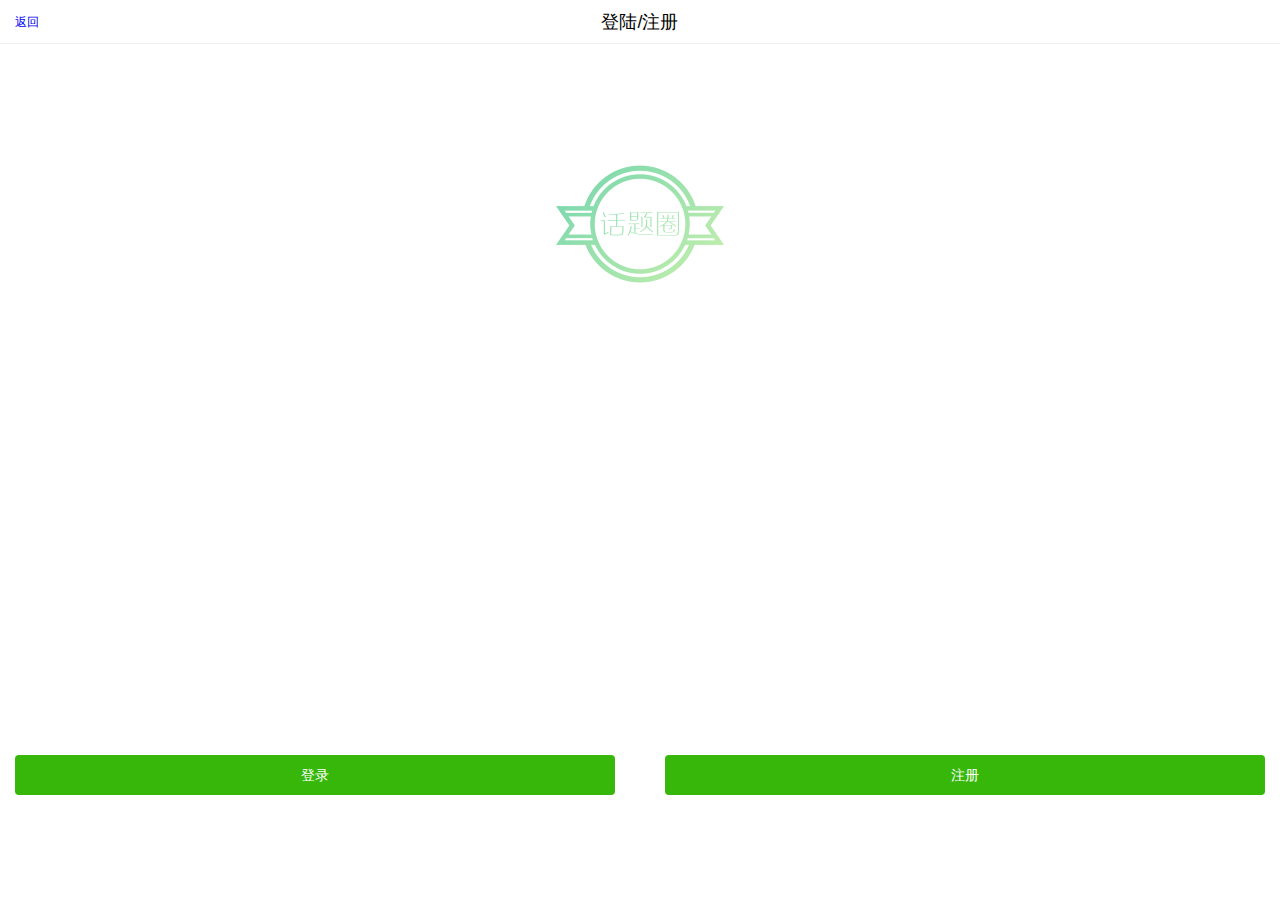
<file: view/login.html>
<!DOCTYPE html>
<html>

<head>
    <title>话题圈</title>
    <meta charset="utf-8">
    <meta name="viewport" content="width=device-width, initial-scale=1.0, minimum-scale=1.0, maximum-scale=1.0" />
    <link rel="stylesheet" type="text/css" href="../css/global.css" />
    <link rel="stylesheet" type="text/css" href="../css/guid-page/login.css" />
</head>

<body >
    <!--头部-->
    <header class="common-header ">
        <a  href="javascript:history.back(-1)" >返回</a>  
        <h4>登陆/注册</h4>
    </header>

	<!--登录注册入口样式-->
	<div class="wrapperEntry">

        <img src="../images/icon/logo.jpg" class="wrapperEntry-icon"/>
		<div class="wrapperLogin-login pAll15">
            <span class="common-input fl">
				登录
			</span>
            <span class="common-input fr">
				注册
			</span>
        </div>
	</div>
	<!--登录样式-->
    <div class="wrapperLogin pAll20">
        <div class="wrapperLogin-area">
            <span class="fl">+86</span>
            <select class="fl"> 
            	<option value="1" data-prefix="86">中国大陆 + 86</option>
                <option value="2" data-prefix="1">美国 + 1</option>
                <option value="3" data-prefix="971">阿拉伯联合酋长国 + 971</option>
                <option value="4" data-prefix="93">阿富汗 + 93</option>
                <option value="5" data-prefix="852">中国香港 + 852</option>
                <option value="6" data-prefix="385">克罗地亚 + 385</option>
                <option value="7" data-prefix="91">印度 + 91</option>
                <option value="8" data-prefix="964">伊拉克 + 964</option>
                <option value="9" data-prefix="98">伊朗 + 98</option>
                <option value="10" data-prefix="354">冰岛 + 354</option>
                <option value="11" data-prefix="39">意大利 + 39</option>
                <option value="12" data-prefix="1876">牙买加 + 1876</option>
                <option value="13" data-prefix="81">日本 + 81</option>
                <option value="14" data-prefix="254">肯尼亚 + 254</option>
                <option value="15" data-prefix="996">吉尔吉斯斯坦 + 996</option>
                <option value="16" data-prefix="855">柬埔寨 + 855</option>
                <option value="17" data-prefix="886">台湾 + 886</option>
                <option value="18" data-prefix="84">越南 + 84</option>
                <option value="19" data-prefix="27">南非 + 27</option>
            </select>
        </div>
        <input type="number" placeholder="请输入手机号" class="common-input mtb10 pl15" />
        <input type="number" placeholder="请输入密码，必须是6-16位，区分大小写" class="common-input pl15" />
        <input type="button" value="登陆" class="common-input  J_login" />
        <p class="mtb-bfb fz14">或者</p>
        <p class="theme-gray">社交账号快速登录</p>
        <div class="wrapperLogin-login">
            <span class="common-input fl">
				<img src="../images/login/weibo.png" />
				微博登录
			</span>
            <span class="common-input fr">
				<img src="../images/login/qq.png" />
				QQ登录
			</span>
        </div>
    	<div class="wrapperLogin-close" data-index="0">
    		<img src="../images/login/close.png" />
    	</div>
    </div>
	<!--注册样式-->
	<div class="wrapperLogin pAll20">
        <div class="wrapperLogin-area">
            <span class="fl">+86</span>
            <select class="fl">
                <option value="1" data-prefix="86">中国大陆 + 86</option>
                <option value="2" data-prefix="1">美国 + 1</option>
                <option value="3" data-prefix="971">阿拉伯联合酋长国 + 971</option>
                <option value="4" data-prefix="93">阿富汗 + 93</option>
                <option value="5" data-prefix="852">中国香港 + 852</option>
                <option value="6" data-prefix="385">克罗地亚 + 385</option>
                <option value="7" data-prefix="91">印度 + 91</option>
                <option value="8" data-prefix="964">伊拉克 + 964</option>
                <option value="9" data-prefix="98">伊朗 + 98</option>
                <option value="10" data-prefix="354">冰岛 + 354</option>
                <option value="11" data-prefix="39">意大利 + 39</option>
                <option value="12" data-prefix="1876">牙买加 + 1876</option>
                <option value="13" data-prefix="81">日本 + 81</option>
                <option value="14" data-prefix="254">肯尼亚 + 254</option>
                <option value="15" data-prefix="996">吉尔吉斯斯坦 + 996</option>
                <option value="16" data-prefix="855">柬埔寨 + 855</option>
                <option value="17" data-prefix="886">台湾 + 886</option>
                <option value="18" data-prefix="84">越南 + 84</option>
                <option value="19" data-prefix="27">南非 + 27</option>
            </select>
        </div>
        <input type="number" placeholder="请输入手机号" class="common-input mtb10 pl15" />
        <input type="number" placeholder="请输入密码，必须是6-16位，区分大小写" class="common-input pl15" />

        <input type="number" placeholder="确认密码" class="common-input pl15 mtb10" />

        <input type="button" value="注册" class="common-input  J_login" />

    	<div class="wrapperLogin-close" data-index="1">
    		<img src="../images/login/close.png" />
    	</div>
    </div>
</body>

</html>
<script type="text/javascript" src="../js/product/zepto/zepto.min.js"></script>
<script type="text/javascript" src="../js/product/zepto/touch.js"></script>
<script type="text/javascript" src="../js/guid-page/index.js"></script>
<script type="text/javascript">
		$(".wrapperEntry").on('click','span',function(){
			$(".wrapperLogin").eq($(this).index()).addClass("on");
		})
		$(".wrapperLogin-close").on('click',function(){
			var index =$(this).data('index');
			$(".wrapperLogin").eq(index).removeClass("on");
		})
</script>
</file>
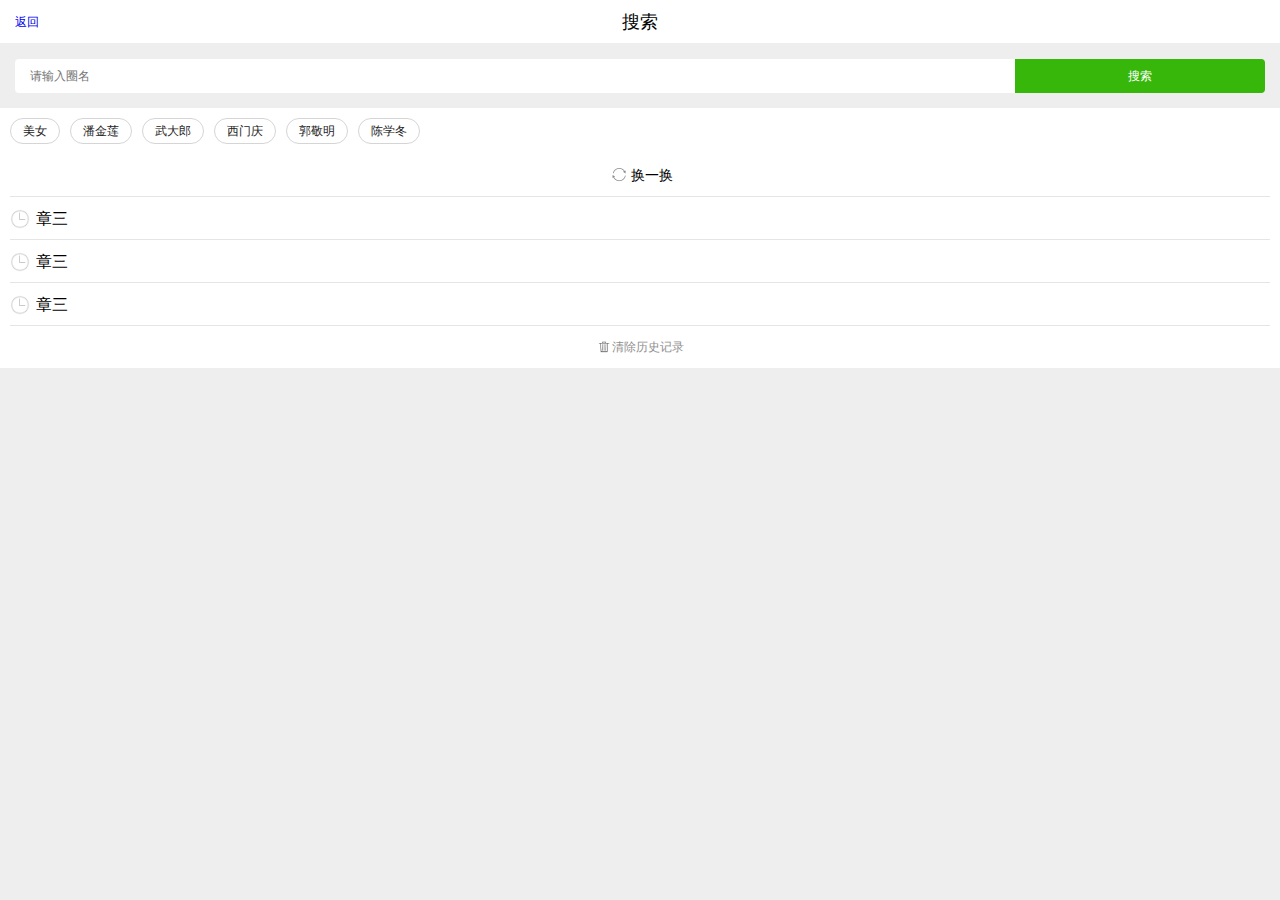
<file: view/search.html>
<!DOCTYPE html>
<html>

<head>
    <title>话题圈</title>
	<meta charset="utf-8">
    <meta name="viewport" content="width=device-width, initial-scale=1.0, minimum-scale=1.0, maximum-scale=1.0" />
    <link rel="stylesheet" type="text/css" href="../css/global.css" />
    <link rel="stylesheet" type="text/css" href="../css/guid-page/search.css" />
</head>

<body>

	<!--头部-->
	<header class="common-header ">
		<a  href="javascript:history.back(-1)">返回</a>	
		<h4 >搜索</h4>
	</header>

	<section>
		<!--搜索内容-->
		<div class="pAll15 searchContent">
			<input type="text" placeholder="请输入圈名" class="common-input pl15"/>
			<input type="button"  value="搜索" class="common-input theme-bgGreen"/>
		</div>
		<!--搜索推荐和搜索历史-->
		<div class="searchMain pAll10">

			<ul class="searchMain-tipList ">
				<li>美女</li>
				<li>潘金莲</li>
				<li>武大郎</li>
				<li>西门庆</li>
				<li>郭敬明</li>
				<li>陈学冬</li>
			</ul>
			<div class="searchMain-change fz14">
				<img src="../images/icon/change.png">换一换
			</div>
			
			<ol class="searchMain-history fz16">
				<li>
					章三
				</li>
				<li>章三</li>
				<li>章三</li>
			</ol>
			<div class="searchMain-change fz12 theme-gray searchMain-clearHistory">
				<img src="../images/icon/dustbin.png">清除历史记录
			</div>
		</div>
	</section>
	
	
</body>

</html>
<script type="text/javascript" src="../js/product/zepto/zepto.min.js"></script>
<script type="text/javascript" src="../js/product/zepto/touch.js"></script>
</file>
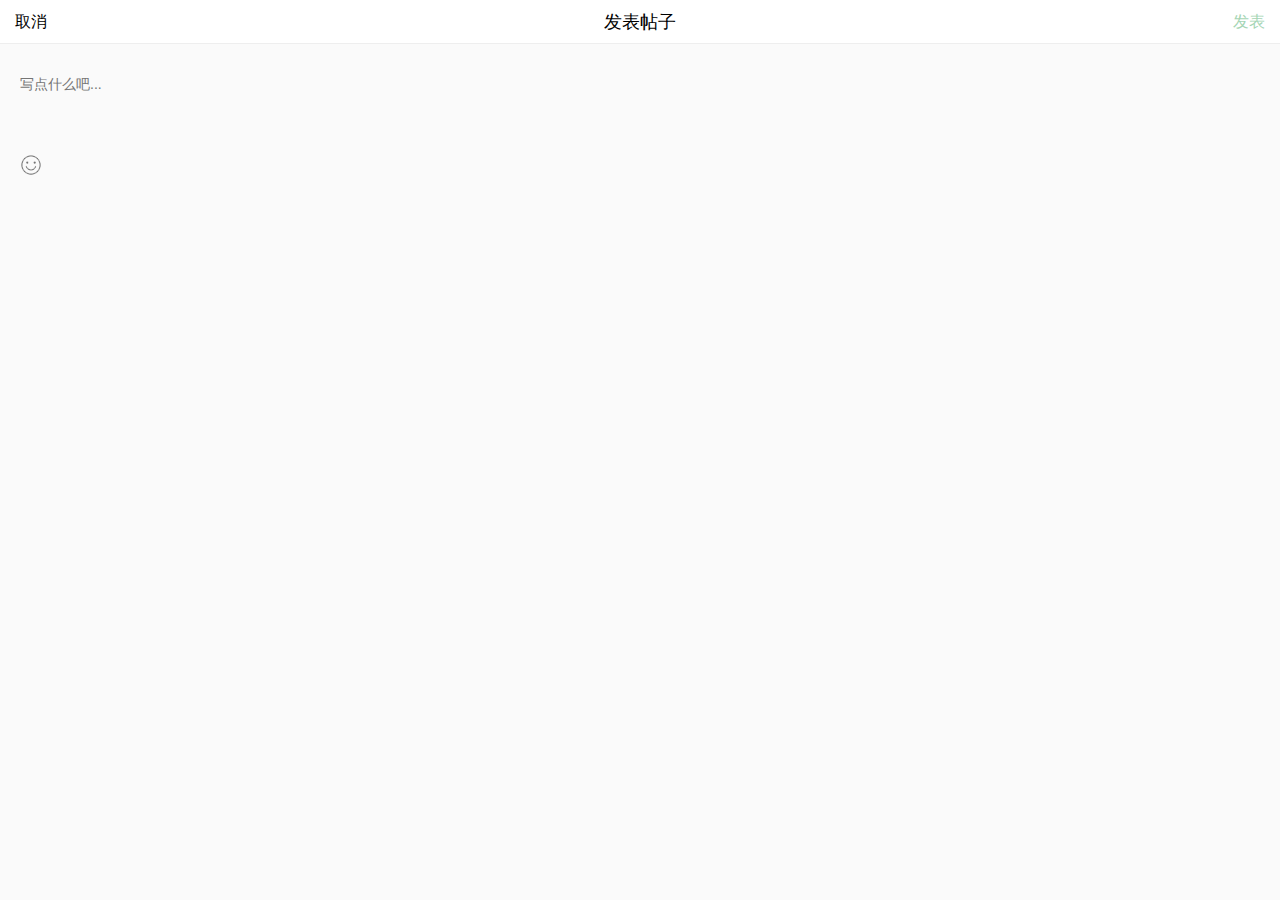
<file: view/trendsAppraise.html>
<html><head>
    <title>话题圈</title>
	<meta charset="utf-8">
    <meta name="viewport" content="width=device-width, initial-scale=1.0, minimum-scale=1.0, maximum-scale=1.0">
    <link rel="stylesheet" type="text/css" href="../css/global.css">
     <link rel="stylesheet" type="text/css" href="../css/guid-page/circle-card.css">
    <link rel="stylesheet" type="text/css" href="../plugins/swiper/swiper.min.css">

</head>

<body style="">
   	<!--头部-->
	<header class="common-header">
		<a href="javascript:;" class="J_cancel header-left">取消</a>	
		<h4>发表帖子</h4>
		<span class="header-right">发表</span>
	</header>
	
	<section class="mt10  appraiseMain">
		<div class="pAll20">
			<textarea class="input-editor" rows="4" id="J_txt" placeholder="写点什么吧..."></textarea>
			<div class="appraiseMain-more"> 
				<span class="J_emoji fl"></span>
			</div>
		</div>
		<!--qq表情列表-->
		<div class="swiper-container swiper-emoji  hide">
	        <div class="swiper-wrapper"></div>
	        <div class="swiper-pagination"></div>
	    </div>


	
	</section>

	
	<!--弹层集合-->
	<div class="layer">
		<!--遮罩层-->
		<div class="layer-shade"></div>
		<!--弹层-->
		<div class="layer-common-style layer-second layer-third show">
			<p>是否退出编辑？</p>
			<div class="second-konw">
				<span class="J_cancel">取消</span>
				<a href="javascript:history.back(-1)">退出</a>
			</div>
		</div>
	</div>
	<!--END-->
</body>

<script type="text/javascript" src="../plugins/jquery.min.js"></script>
<script type="text/javascript" src="../plugins/swiper/swiper.min.js"></script>
<script type="text/javascript" src="../js/common.js"></script>
<script type="text/javascript" src="../js/guid-page/circle-card.js"></script>
</html>
</file>
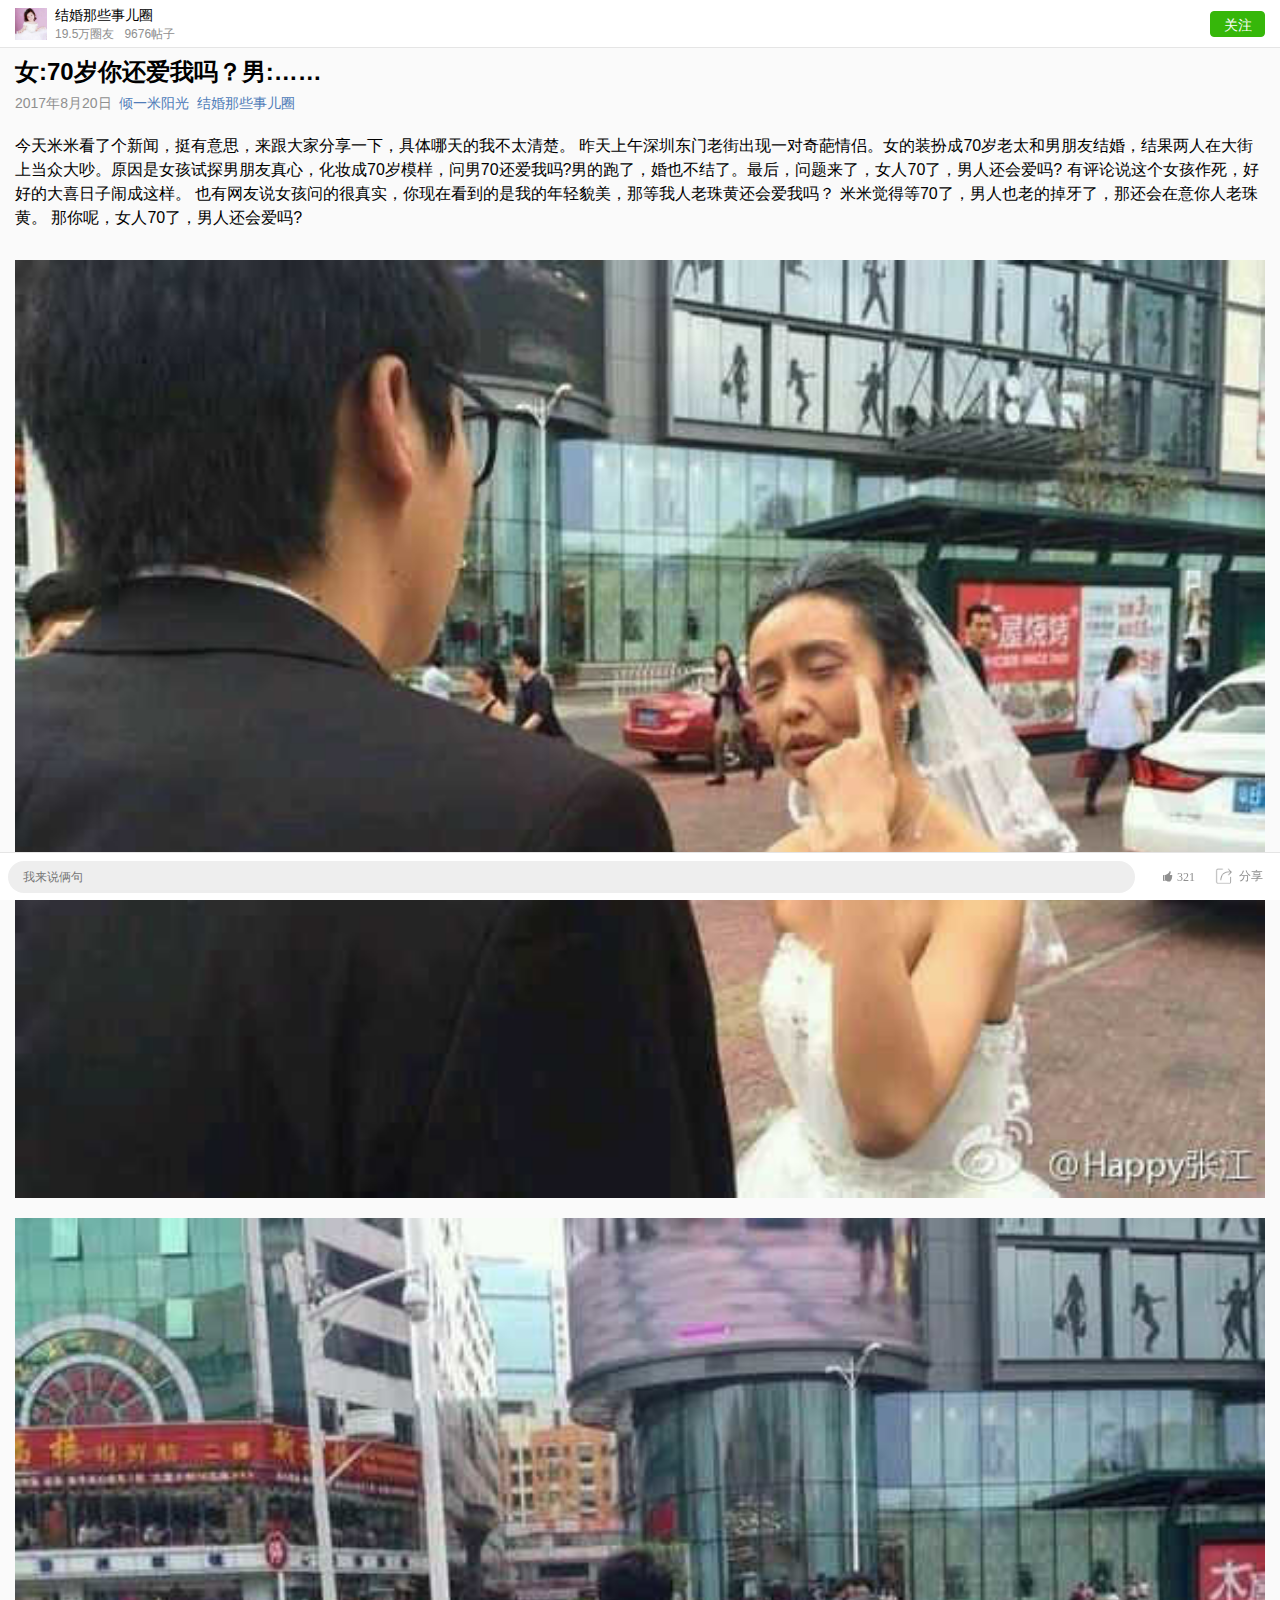
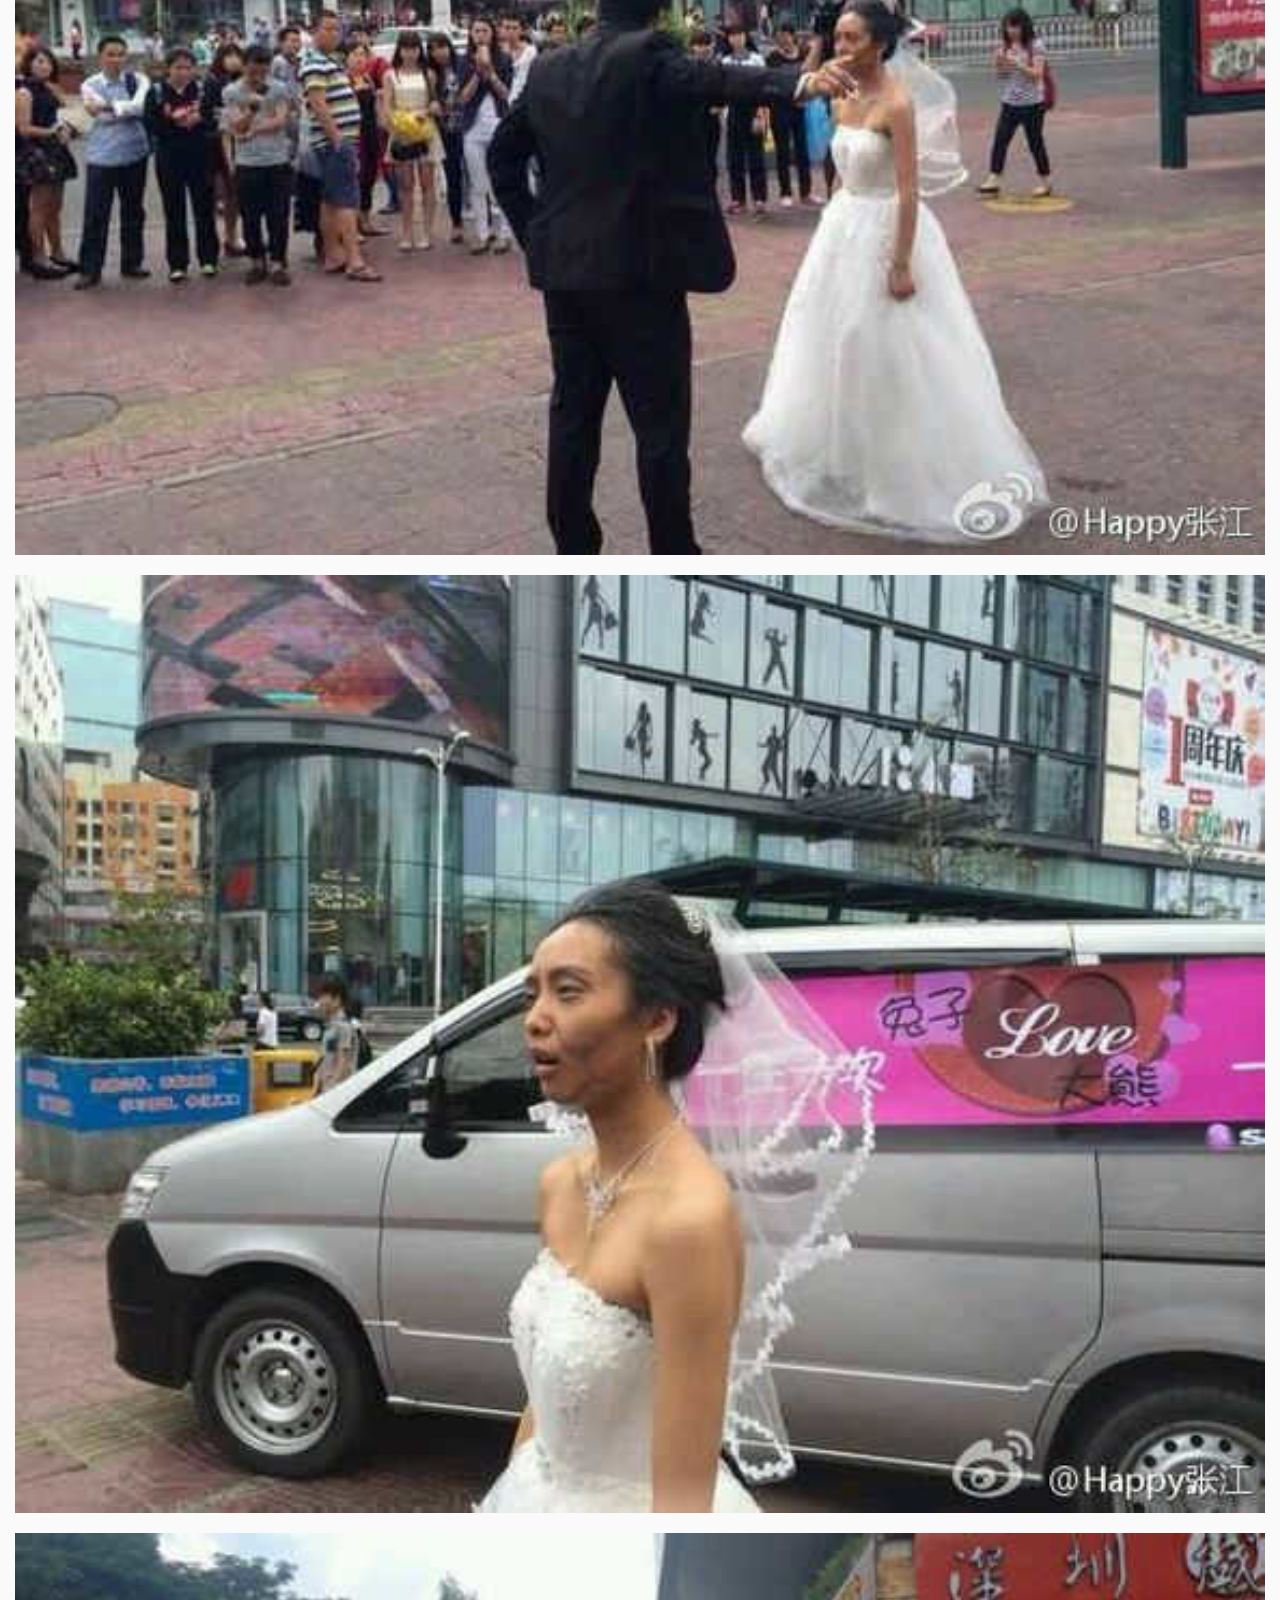
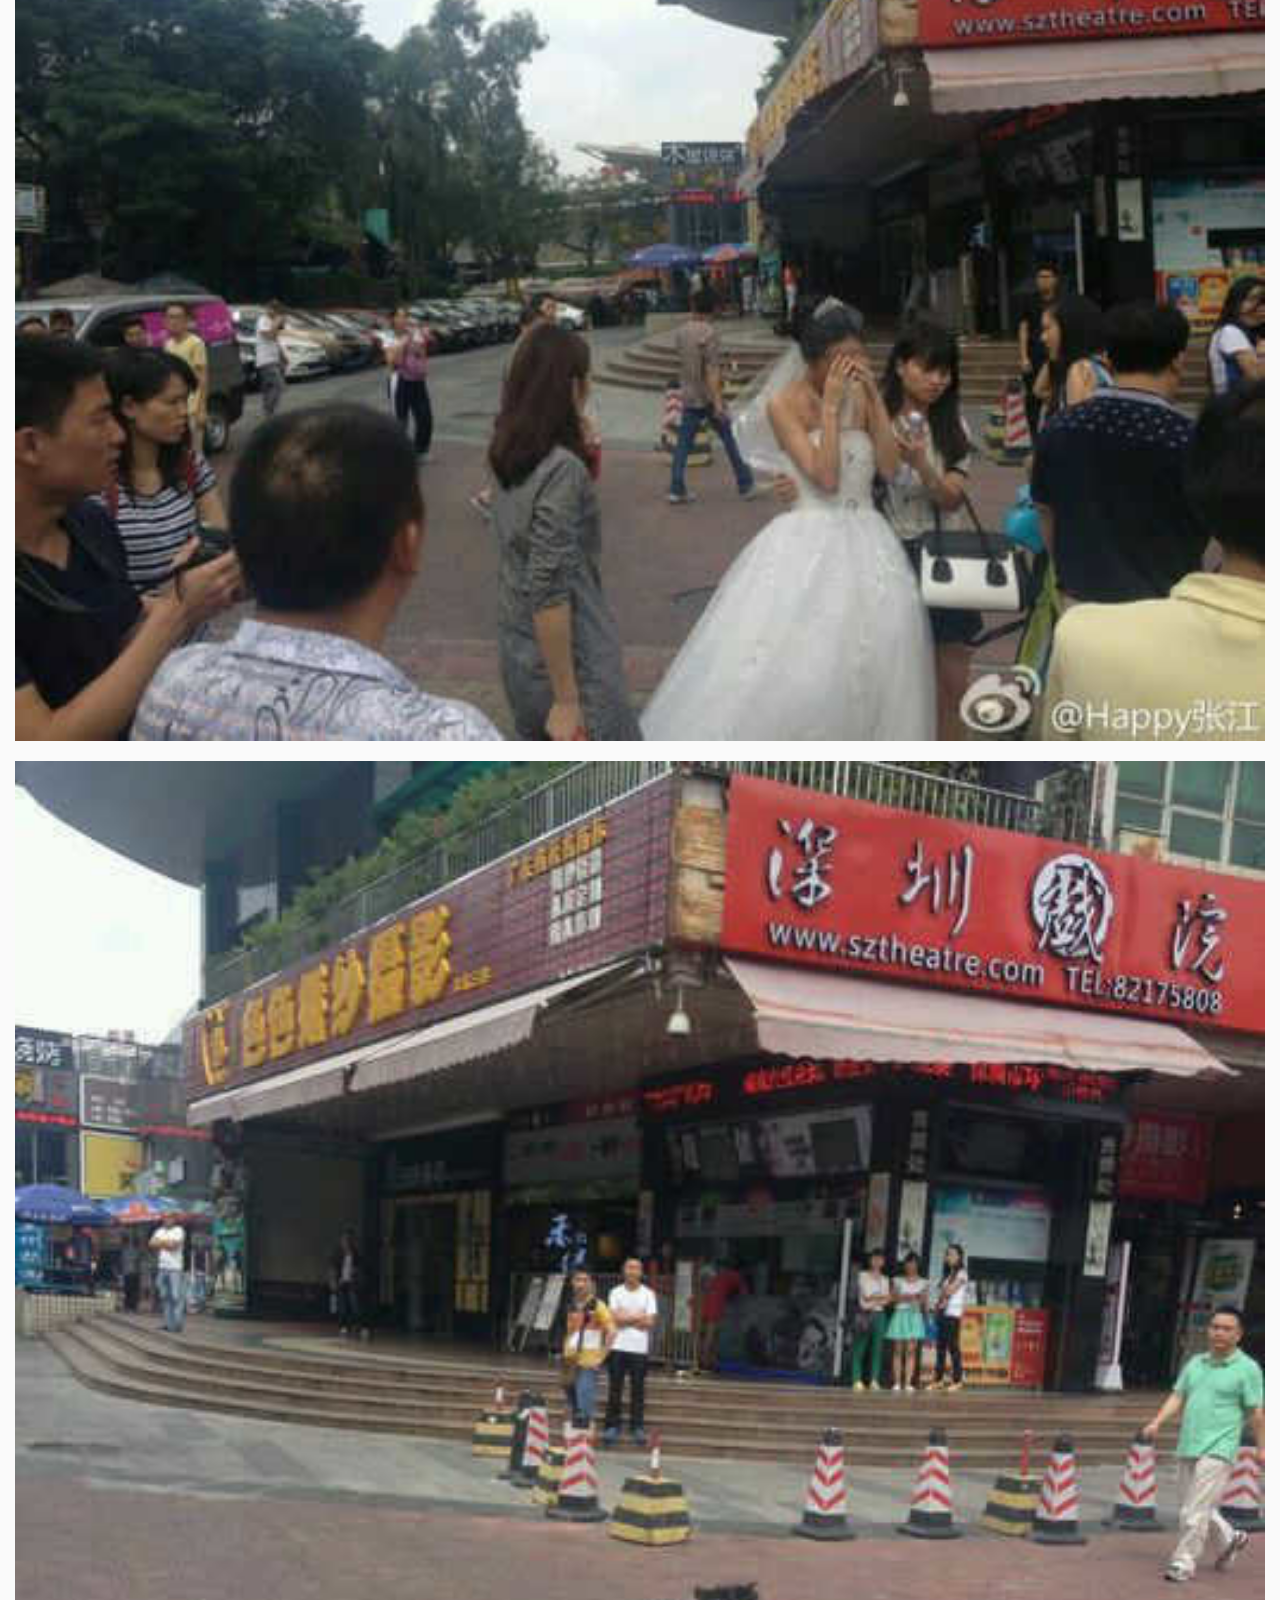
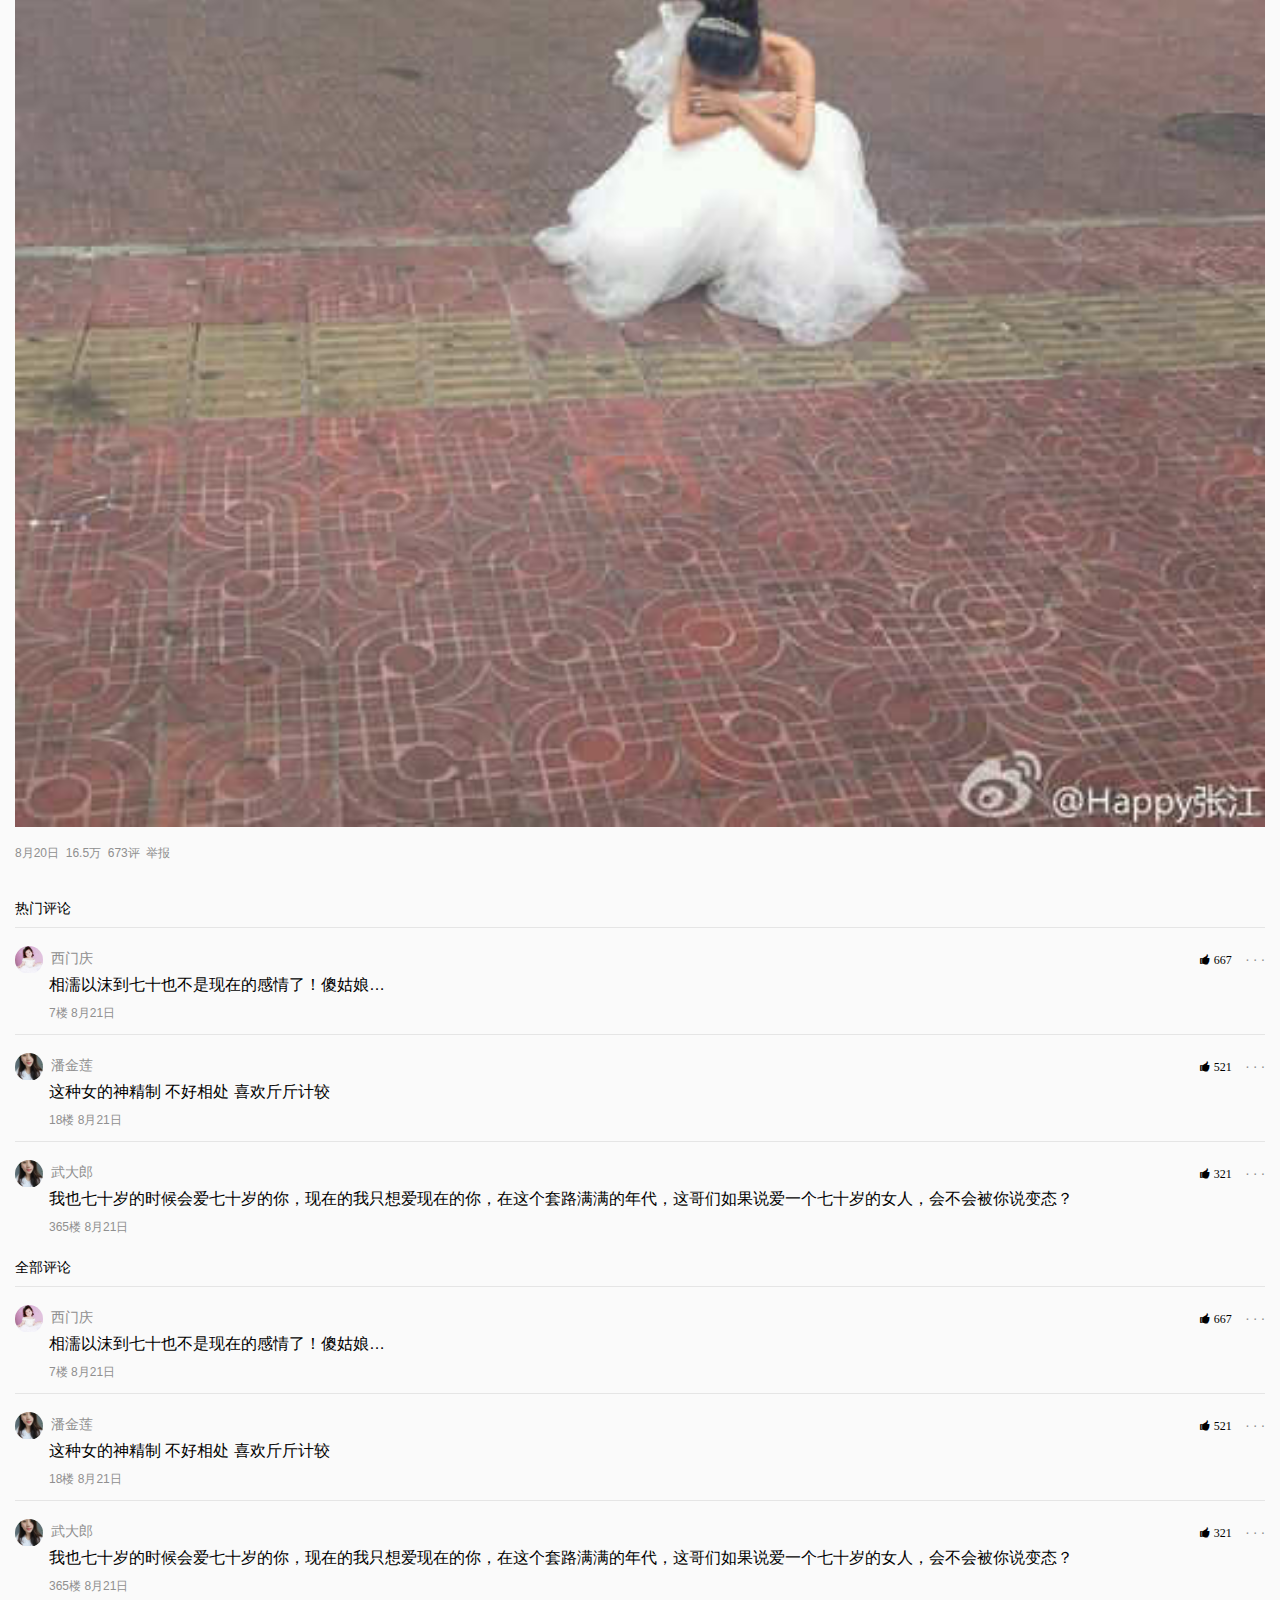
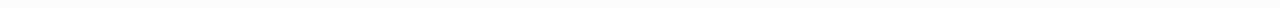
<file: view/trendsDetail.html>
<!DOCTYPE html>
<html>

<head>
    <title>话题圈</title>
	<meta charset="utf-8">
    <meta name="viewport" content="width=device-width, initial-scale=1.0, minimum-scale=1.0, maximum-scale=1.0" />
    <link rel="stylesheet" type="text/css" href="../css/global.css" />
    <link rel="stylesheet" type="text/css" href="../css/guid-page/trendsDeatil.css" />
</head>

<body>
	<!--头部-->
	<header class="trendsDetail-header plr15">
		<img src="../images/avatar/0.jpeg" class="header-avatar fl" />
		<div class="header-title fl">
			<h4 class="fz14">结婚那些事儿圈</h4>
			<p class="theme-gray fz12">
				<span>19.5万圈友</span>&nbsp;&nbsp;
				<span>9676帖子</span>
			</p>
		</div>
		<input type="button" value="关注"  class="concern-btn fr"/>
	</header>
	<!--文章内容-->
	<section class="plr15 mt10 circleContent">
		<h2 class="circleContent-title mb10">女:70岁你还爱我吗？男:……</h2>
		<div class="circleContent-time theme-blue fz14">
			<span class="theme-gray">2017年8月20日</span>&nbsp;
			<span >倾一米阳光</span>&nbsp;
			<span>结婚那些事儿圈</span>&nbsp;
		</div>
		
		<div class="circleContent-detail fz16">
			<p>
				今天米米看了个新闻，挺有意思，来跟大家分享一下，具体哪天的我不太清楚。
				昨天上午深圳东门老街出现一对奇葩情侣。女的装扮成70岁老太和男朋友结婚，结果两人在大街上当众大吵。原因是女孩试探男朋友真心，化妆成70岁模样，问男70还爱我吗?男的跑了，婚也不结了。最后，问题来了，女人70了，男人还会爱吗?
				有评论说这个女孩作死，好好的大喜日子闹成这样。
				也有网友说女孩问的很真实，你现在看到的是我的年轻貌美，那等我人老珠黄还会爱我吗？
				米米觉得等70了，男人也老的掉牙了，那还会在意你人老珠黄。
				那你呢，女人70了，男人还会爱吗?
			</p>
			<img src="../images/trendsDetail/0.jpeg" class="dpImg mb20" />
			<img src="../images/trendsDetail/1.jpeg" class="dpImg mb20"/>
			<img src="../images/trendsDetail/2.jpeg" class="dpImg mb20"/>
			<img src="../images/trendsDetail/3.jpeg" class="dpImg mb20"/>
			<img src="../images/trendsDetail/4.jpeg" class="dpImg mb20"/>
		</div>
		<div class="circleContent-comment fz12 theme-gray">
			<span>8月20日</span>&nbsp;
			<span>16.5万</span>&nbsp;
			<span>673评</span>&nbsp;
			<span>举报</span>
		</div>
			
		<div class="circleContent-commentMain fz14">
			<h4>热门评论</h4>
			<ol class="commentMain-list">
				<li>
					<!--评价上部分  姓名 点赞 内容 等等....-->
					<div class="list-liTop">
						<div class="fl">
							<img src="../images/avatar/0.jpeg" />
							<span class="fz14 theme-gray">西门庆</span>
						</div>
						<div class="fr">
							<i class="iconfont icon-zan pr10 fz12">&nbsp;667</i>
							<span>. . .</span>
						</div>
					</div>
					<!--评价下部门 评价内容-->
					<div class="list-liBottom">
						<p class="fz16 mb10">相濡以沫到七十也不是现在的感情了！傻姑娘…</p>
						<p class="fz12 theme-gray">
							<span>7楼</span>
							<span>8月21日</span>
						</p>
					</div>
				</li>
				<li>
					<!--评价上部分  姓名 点赞 内容 等等....-->
					<div class="list-liTop">
						<div class="fl">
							<img src="../images/avatar/1.jpeg" />
							<span class="fz14 theme-gray">潘金莲</span>
						</div>
						<div class="fr">
							<i class="iconfont icon-zan pr10 fz12">&nbsp;521</i>
							<span>. . .</span>
						</div>
					</div>
					<!--评价下部门 评价内容-->
					<div class="list-liBottom">
						<p class="fz16 mb10">这种女的神精制 不好相处 喜欢斤斤计较</p>
						<p class="fz12 theme-gray">
							<span>18楼</span>
							<span>8月21日</span>
						</p>
					</div>
				</li>
				<li>
					<!--评价上部分  姓名 点赞 内容 等等....-->
					<div class="list-liTop">
						<div class="fl">
							<img src="../images/avatar/1.jpeg" />
							<span class="fz14 theme-gray">武大郎</span>
						</div>
						<div class="fr">
							<i class="iconfont icon-zan pr10 fz12">&nbsp;321</i>
							<span>. . .</span>
						</div>
					</div>
					<!--评价下部门 评价内容-->
					<div class="list-liBottom">
						<p class="fz16 mb10">我也七十岁的时候会爱七十岁的你，现在的我只想爱现在的你，在这个套路满满的年代，这哥们如果说爱一个七十岁的女人，会不会被你说变态？</p>
						<p class="fz12 theme-gray">
							<span>365楼</span>
							<span>8月21日</span>
						</p>
					</div>
				</li>
			</ol>



			<h4>全部评论</h4>
			<ol class="commentMain-list">
				<li>
					<!--评价上部分  姓名 点赞 内容 等等....-->
					<div class="list-liTop">
						<div class="fl">
							<img src="../images/avatar/0.jpeg" />
							<span class="fz14 theme-gray">西门庆</span>
						</div>
						<div class="fr">
							<i class="iconfont icon-zan pr10 fz12">&nbsp;667</i>
							<span>. . .</span>
						</div>
					</div>
					<!--评价下部门 评价内容-->
					<div class="list-liBottom">
						<p class="fz16 mb10">相濡以沫到七十也不是现在的感情了！傻姑娘…</p>
						<p class="fz12 theme-gray">
							<span>7楼</span>
							<span>8月21日</span>
						</p>
					</div>
				</li>
				<li>
					<!--评价上部分  姓名 点赞 内容 等等....-->
					<div class="list-liTop">
						<div class="fl">
							<img src="../images/avatar/1.jpeg" />
							<span class="fz14 theme-gray">潘金莲</span>
						</div>
						<div class="fr">
							<i class="iconfont icon-zan pr10 fz12">&nbsp;521</i>
							<span>. . .</span>
						</div>
					</div>
					<!--评价下部门 评价内容-->
					<div class="list-liBottom">
						<p class="fz16 mb10">这种女的神精制 不好相处 喜欢斤斤计较</p>
						<p class="fz12 theme-gray">
							<span>18楼</span>
							<span>8月21日</span>
						</p>
					</div>
				</li>
				<li>
					<!--评价上部分  姓名 点赞 内容 等等....-->
					<div class="list-liTop">
						<div class="fl">
							<img src="../images/avatar/1.jpeg" />
							<span class="fz14 theme-gray">武大郎</span>
						</div>
						<div class="fr">
							<i class="iconfont icon-zan pr10 fz12">&nbsp;321</i>
							<span>. . .</span>
						</div>
					</div>
					<!--评价下部门 评价内容-->
					<div class="list-liBottom">
						<p class="fz16 mb10">我也七十岁的时候会爱七十岁的你，现在的我只想爱现在的你，在这个套路满满的年代，这哥们如果说爱一个七十岁的女人，会不会被你说变态？</p>
						<p class="fz12 theme-gray">
							<span>365楼</span>
							<span>8月21日</span>
						</p>
					</div>
				</li>
			</ol>
		</div>

	</section>
	<!--底部 评论-->
	<footer class="footerComment">
		<a href="trendsAppraise.html" class="mr20">
			<input type="text"  placeholder="我来说俩句" />
		</a>
		<div class="plr15 fz12 theme-gray">
			<i class="iconfont icon-zan pr20 fz12 fl">&nbsp;321</i>
			<span class="footerComment-shade fl">分享</span>
		</div>
		
	</footer>
</body>

</html>
<script type="text/javascript" src="../js/product/zepto/zepto.min.js"></script>
<script type="text/javascript" src="../js/product/zepto/touch.js"></script>
</file>
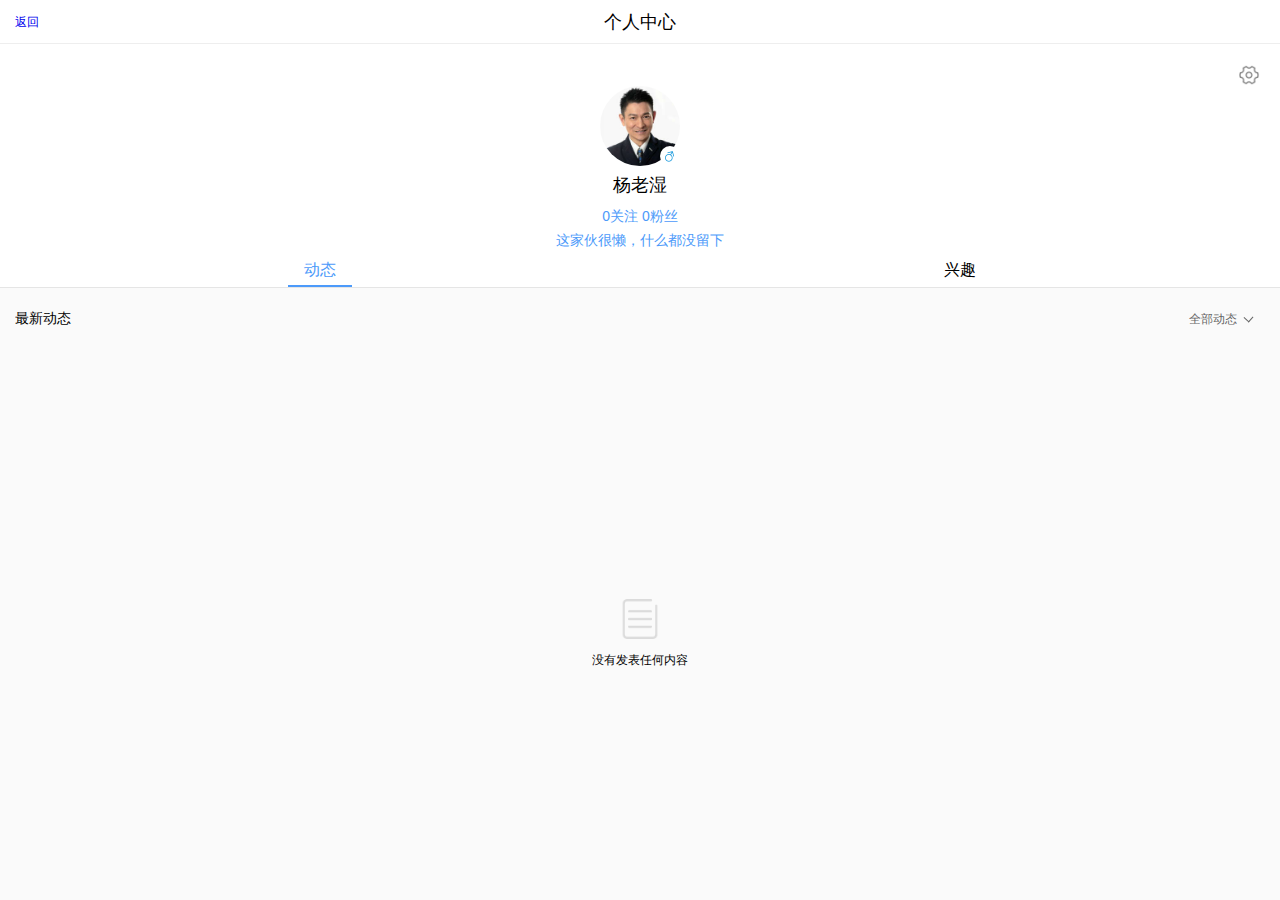
<file: view/userCenter-detail.html>
<!DOCTYPE html>
<html>

<head>
    <title>话题圈</title>
	<meta charset="utf-8">
    <meta name="viewport" content="width=device-width, initial-scale=1.0, minimum-scale=1.0, maximum-scale=1.0" />
    <link rel="stylesheet" type="text/css" href="../css/global.css" />
    <link rel="stylesheet" type="text/css" href="../css/guid-page/userCenter-detail.css" />
</head>

<body>
	<!--头部-->
	<header class="common-header ">
		<a  href="javascript:history.back(-1)">返回</a>	
		<h4>个人中心</h4>
	</header>

	<section>
	  	<div class="pt20 headerMain">
	  		<img src="../images/icon/tool.png" class="fr tool pr20"/>
	  		<div class="cl"></div>
			<div class="avatar avatar-man mt20">
				<img src="../images/avatar/3.jpeg" />
			</div>
			<p class="fz18 mt10">杨老湿</p>
			<div class="pt15 pb10 theme-blue-4c9afa fz14">
				<span>0关注</span>
				<span>0粉丝</span>
			</div>
			<p class="theme-blue-4c9afa fz14">这家伙很懒，什么都没留下</p>
			<ul class="nav J_nav">
				<li class="actvie">动态</li>
				<li>兴趣</li>
			</ul>
	  	</div>
  	</section>
  	<!--动态-->
	<section class="userTrends plr15 pt20 J_section">
		<div class="userTrends-shop pt10">
			<span class="fz14 fl">最新动态</span>
			<ul class="shop-allTrends fr">
				<li class="J_allTrends"> <span>全部动态</span></li>
				<li >全部动态</li>
				<li >帖子</li>
				<li >评论</li>
				<li >书单</li>
				<li >书评</li>
			</ul>
		</div>
		<div class="userTrends-reportDeatil">
			<img src="../images/icon/txt.png" />
			<p class="fz12">没有发表任何内容</p>
		</div>
	</section>

	<!--兴趣-->
	<section class="userInterest plr20 mt10 hide J_section">
		 <div class="userInterest-circle">
		 	<span class="text-ellipsis fz14">关注的圈子</span>
		 	<span >全部圈子</span>
		 </div>
		 <ul class="userInterest-circleList mt15">
		 	<li>
		 		<img src="../images/avatar/3.jpeg" />
		 		<p class="text-ellipsis">软软其实不太硬圈</p>
		 	</li>
		 	<li>
		 		<img src="../images/avatar/3.jpeg" />
		 		<p class="text-ellipsis">软软其实不太硬圈</p>
		 	</li>
		 	<li>
		 		<img src="../images/avatar/3.jpeg" />
		 		<p class="text-ellipsis">软软其实不太硬圈</p>
		 	</li>
		 	<li>
		 		<img src="../images/avatar/3.jpeg" />
		 		<p class="text-ellipsis">软软其实不太硬圈</p>
		 	</li>

		 </ul>
	</section>
		
</body>

</html>
<script type="text/javascript" src="../js/product/zepto/zepto.min.js"></script>
<script type="text/javascript" src="../js/product/zepto/touch.js"></script>
<script type="text/javascript">

	//最新动态
	var nd_li = document.querySelector('.J_allTrends');
	nd_li.onclick = function(){
		var nd_parentUl = this.parentNode;
		if(nd_parentUl.className.indexOf("active") != -1){
			nd_parentUl.className = nd_parentUl.className.replace('active','');
		}else{
			nd_parentUl.className += " active";
		}
	}

	//动态兴趣切换
	$(".J_nav").on('click','li',function(){
		var _cur = $(this);
		var index = $(this).index();
		if(!_cur.hasClass('actvie')){
			$(".J_nav li").removeClass('actvie');
			_cur.addClass("actvie");
			$(".J_section").hide();
			$(".J_section").eq(index).show();

			if(index == 1){
				$("html,body").addClass("theme-bgGray-eee");
			}else{
				$("html").hasClass("theme-bgGray-eee") ?  $("html,body").removeClass("theme-bgGray-eee") : 0;
			}

		}
	})


</script>
</file>
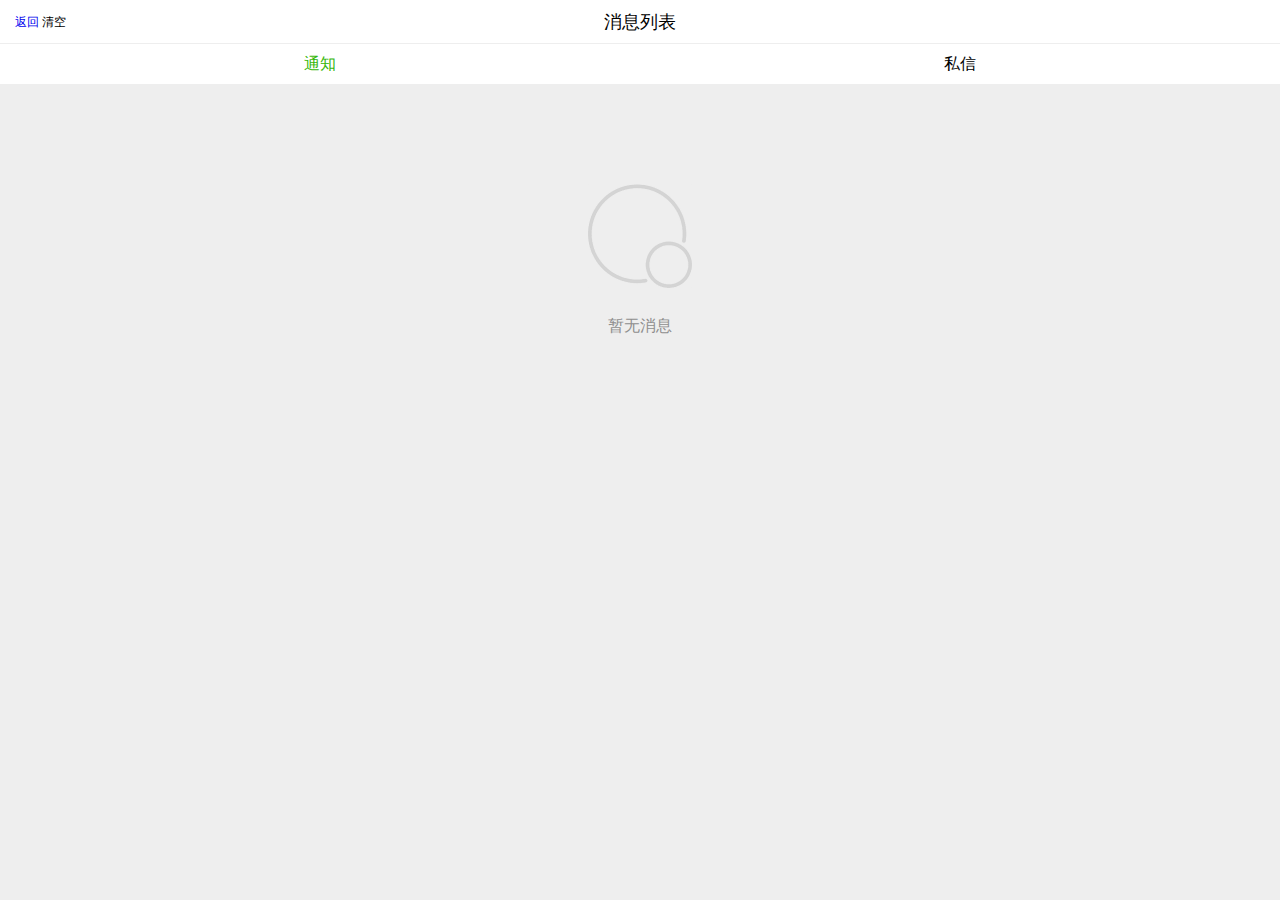
<file: view/userCenter-messageList.html>
<!DOCTYPE html>
<html>

<head>
    <title>话题圈</title>
    <meta charset="utf-8">
    <meta name="viewport" content="width=device-width, initial-scale=1.0, minimum-scale=1.0, maximum-scale=1.0" />
    <link rel="stylesheet" type="text/css" href="../css/global.css" />
    <style type="text/css">
      html,body{
        background: #eee;
      }
      .messageList{
        width: 100%;
        height: 40px;
        line-height: 40px;
        background: #fff;
        text-align: center;
      }
      .messageList li{
        width: 50%;
        float: left;
      }
      .noMessagePrice{
        display: block;
        width: 104px;
        height: 104px;
        background-size: 100% auto;
        background-image: url(../images/icon/no_content.png);
        background-position: 0 -724px;
        margin:100px auto 30px;
      }
    </style>
</head>

<body>
  <!--头部-->
  <header class="common-header">
    <a  href="javascript:history.back(-1)" >返回</a> 
    <h4>消息列表</h4>
    <span>清空</span>
  </header>
    
  <section>
    <ul class="messageList fz16">
      <li class="theme-green">通知</li>
      <li>私信</li>
    </ul>
    
    <div class="noMessagePrice"></div>
    <p class="theme-gray fz16 center">暂无消息</p>

  </section>
</body>

</html>
</file>
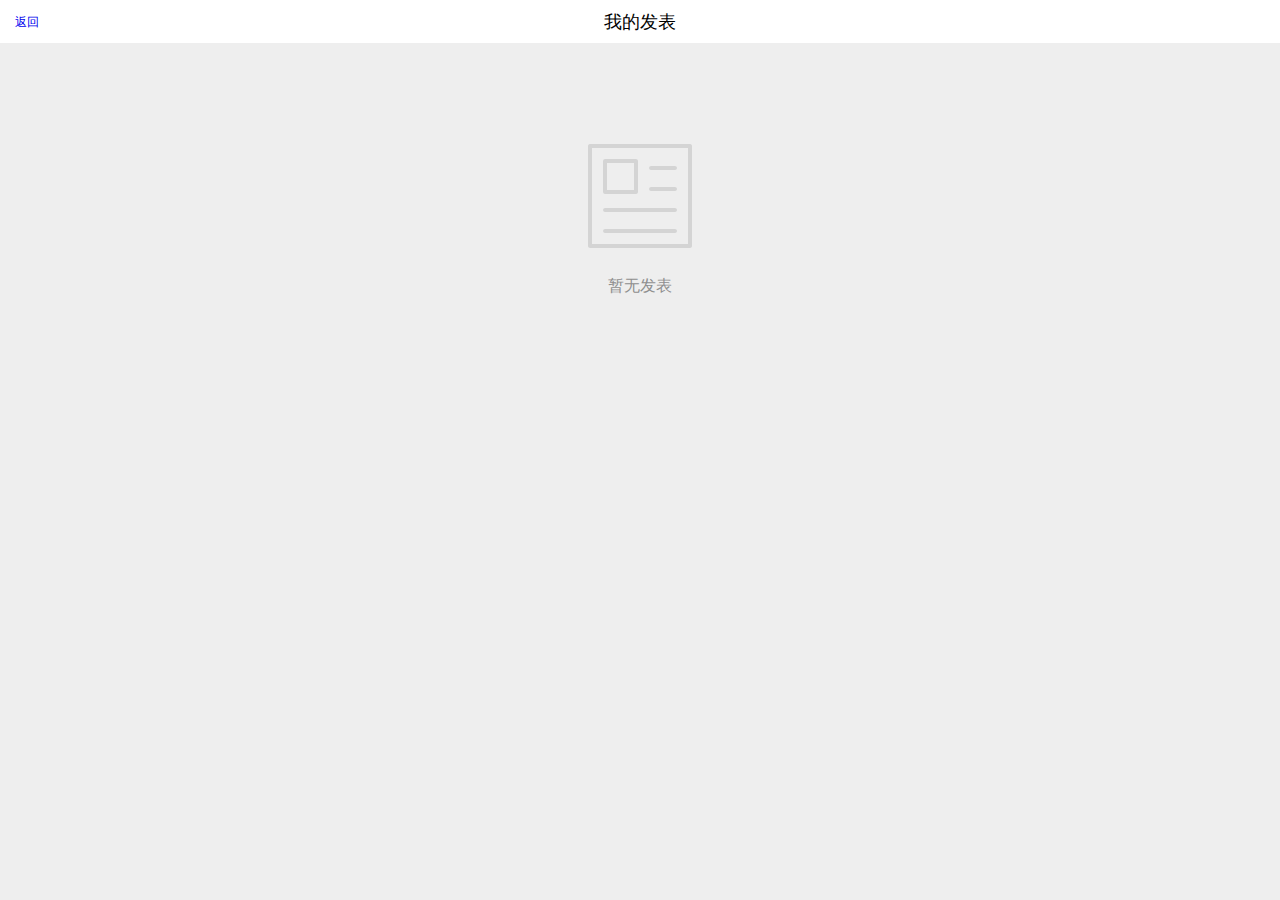
<file: view/userCenter-publishList.html>
<!DOCTYPE html>
<html>

<head>
    <title>话题圈</title>
	<meta charset="utf-8">
    <meta name="viewport" content="width=device-width, initial-scale=1.0, minimum-scale=1.0, maximum-scale=1.0" />
    <link rel="stylesheet" type="text/css" href="../css/global.css" />
  	<style type="text/css">
  		html,body{
  			background: #eee;
  		}
  		.messageList{
  			width: 100%;
  			height: 40px;
  			line-height: 40px;
  			background: #fff;
  			text-align: center;
  		}
  		.messageList li{
  			width: 50%;
  			float: left;
  		}
  		.noMessagePrice{
  			display: block;
		    width: 104px;
		    height: 104px;
		    background-size: 100% auto;
		    background-image: url(../images/icon/no_content.png);
		    background-position: 0 0;
		    margin:100px auto 30px;
  		}
  	</style>
</head>

<body>
	<!--头部-->
	<header class="common-header">
		<a  href="javascript:history.back(-1)">返回</a>	
		<h4>我的发表</h4>
	</header>
		
	<section>
		<div class="noMessagePrice"></div>
		<p class="theme-gray fz16 center">暂无发表</p>

	</section>
</body>

</html>
</file>
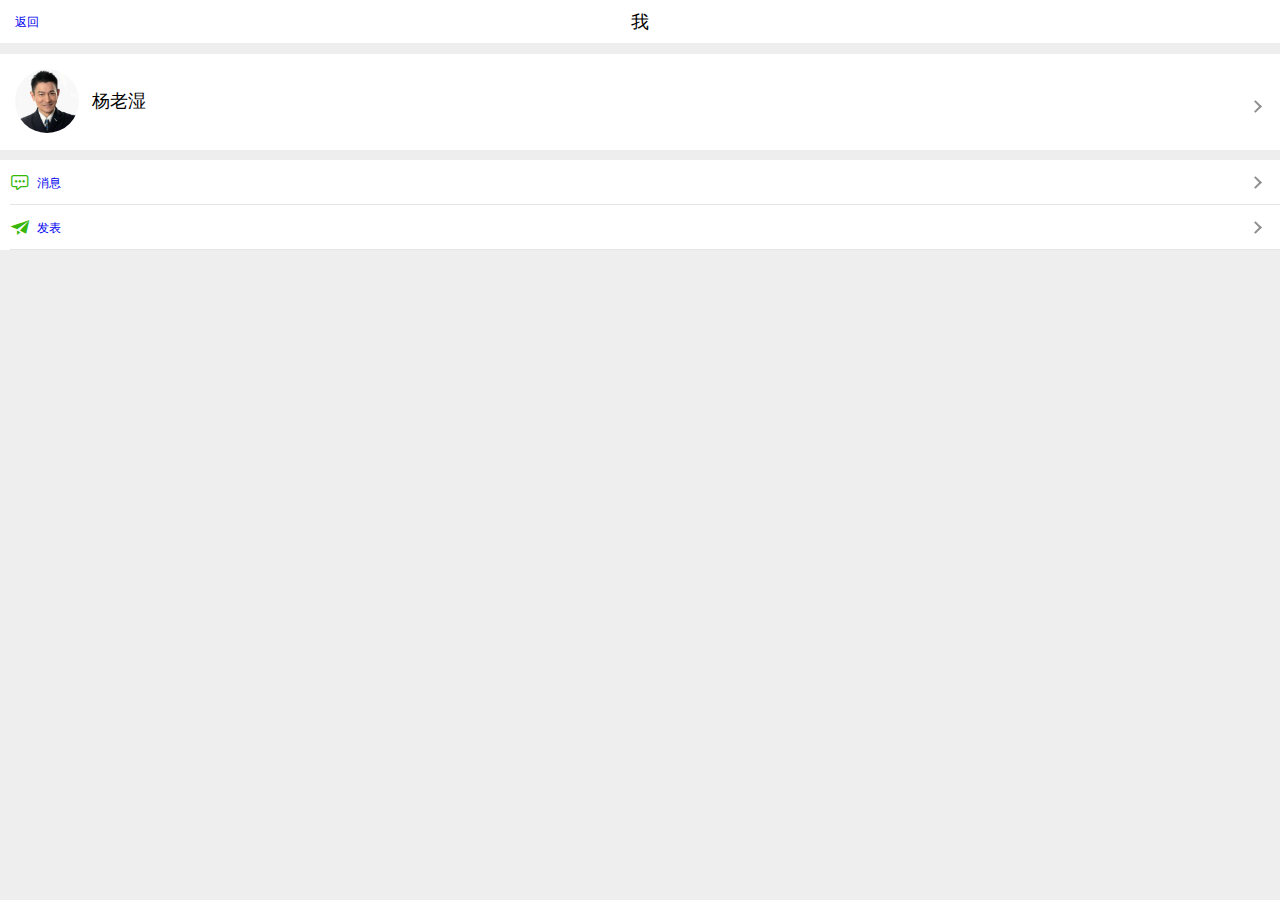
<file: view/userCenter.html>
<!DOCTYPE html>
<html>

<head>
    <title>话题圈</title>
	<meta charset="utf-8">
    <meta name="viewport" content="width=device-width, initial-scale=1.0, minimum-scale=1.0, maximum-scale=1.0" />
    <link rel="stylesheet" type="text/css" href="../css/global.css" />
    <link rel="stylesheet" type="text/css" href="../css/guid-page/userCenter.css" />
</head>

<body>
   	<!--头部-->
	<header class="common-header ">
		<a  href="javascript:history.back(-1)">返回</a>	
		<h4>我</h4>
	</header>
	
	<section class="mt10">

		<a href="userCenter-detail.html">
			<div class="pAll15 commonArea">
				<img src="../images/avatar/3.jpeg" class="mr10"/>
				<span class="fz18">杨老湿</span>
			</div>
		</a>
		
		<ol class="userList pl10 mt10">
			<a href="userCenter-messageList.html"><li>
				<i class="iconfont icon-xiaoxi  fz20 theme-green"></i>
				<span>消息</span>
			</li></a>
			<a href="userCenter-publishList.html"><li>
				<i class="iconfont icon-fabiao  fz20 theme-green"></i>
				<span>发表</span>
			</li></a>
		</ol>


	</section>





		
</body>

</html>
<script type="text/javascript" src="../js/product/zepto/zepto.min.js"></script>
<script type="text/javascript" src="../js/product/zepto/touch.js"></script>
</file>
<file: css/global.css>
/*****=========   清除默认样式  BEGIN   ========= *******/

/* 清除内外边距 */
body, h1, h2, h3, h4, h5, h6, hr, p, blockquote, /* structural elements 结构元素 */
dl, dt, dd, ul, ol, li, /* list elements 列表元素 */
pre, /* text formatting elements 文本格式元素 */
fieldset, lengend, button, input, textarea, /* form elements 表单元素 */
th, td { /* table elements 表格元素 */
    margin: 0;
    padding: 0;
    -webkit-tap-highlight-color: rgba(0, 0, 0, 0);
}

/* 设置默认字体 */
body,
button, input, select, textarea { /* for ie */
    /*font: 12px/1 Tahoma, Helvetica, Arial, "宋体", sans-serif;*/
    font: 12px/1 Tahoma, Helvetica, Arial, "\5b8b\4f53", sans-serif; /* 用 ascii 字符表示，使得在任何编码下都无问题 */
}

li{list-style:none}

img{vertical-align:top;border:none}

a{text-decoration:none;}

a:visited{text-decoration:none;}

/* 取消chrome下默认的文本框聚焦样式 */
input,textarea,select{outline:none} 

/* 覆盖苹果手机input提交样式 */
input[type="submit"],input[type="reset"],input[type="button"]{ -webkit-appearance:none;}

/* ios系统中元素被触摸时产生的半透明灰色遮罩去掉 */
a,button,input,textarea{-webkit-tap-highlight-color: rgba(0,0,0,0);}

/*****=========   清除默认样式  END   ========= *******/
 

/*****=========   引入默认图标  BEGIN   ========= *******/

@font-face {font-family: "iconfont";
  src: url('../font/iconfont.eot?t=1503046454231'); /* IE9*/
  src: url('../font/iconfont.eot?t=1503046454231#iefix') format('embedded-opentype'), /* IE6-IE8 */
  url('../font/iconfont.woff?t=1503046454231') format('woff'), /* chrome, firefox */
  url('../font/iconfont.ttf?t=1503046454231') format('truetype'), /* chrome, firefox, opera, Safari, Android, iOS 4.2+*/
  url('../font/iconfont.svg?t=1503046454231#iconfont') format('svg'); /* iOS 4.1- */
}

.iconfont {
  font-family:"iconfont" !important;
  font-size:16px;
  font-style:normal;
  -webkit-font-smoothing: antialiased;
  -moz-osx-font-smoothing: grayscale;
  
  font-size: 18px;
}

.icon-fenlei:before { content: "\e64c"; font-size: 22px;color: #fff;}

.icon-zan:before { content: "\e646"; }

.icon-xiaoxi:before { content: "\e60b"; }

.icon-fabiao:before { content: "\e60e"; }

.icon-sousuo:before { content: "\e620";font-size: 24px;color: #fff; }

.icon-yonghu:before { content: "\e630";font-size: 26px;color: #fff; }


/*****=========   引入默认图标  END   ========= *******/


/*****=========   抽出公用样式  BEGIN   ========= *******/

.fl{float:left;}
.fr{float:right;}
.center{text-align: center;}
.ce{ margin:0 auto; text-align:center;}
.cl{clear:both;}
.hide{display: none;}
.show{display: block;}
.dpImg{display: block;width: 100%;}

/* 超出显示省略号 */
.text-ellipsis{
	text-overflow: ellipsis;
  white-space: nowrap;
  overflow: hidden;
}





/* 设置公用字体 */
.fz12{font-size:12px;}
.fz14{font-size:14px;}
.fz16{font-size:16px;}
.fz18{font-size: 18px;}
.fz20{font-size: 20px;}

/* 设置公用边距 */
.pl10{padding-left: 10px}
.pl15{padding-left: 15px}
.pl20{padding-left: 20px}
.pr10{padding-right: 10px}
.pr15{padding-right: 15px}
.pr20{padding-right: 20px}
.pb10{padding-bottom: 10px}
.pb15{padding-bottom: 15px}
.pb20{padding-bottom: 20px}
.pt10{padding-top: 10px}
.pt15{padding-top: 15px}
.pt20{padding-top: 20px}

.ptb10{padding: 10px 0}
.ptb15{padding: 15px 0}
.ptb20{padding: 20px 0}


.plr4{padding: 0 4px}
.plr10{padding: 0 10px}
.plr15{padding: 0 15px}
.plr20{padding: 0 20px}

.pAll10{padding:10px}
.pAll15{padding:15px}
.pAll20{padding:20px}


.ml10{margin-left: 10px}
.ml15{margin-left: 15px}
.ml20{margin-left: 20px}
.mr10{margin-right: 10px}
.mr15{margin-right: 15px}
.mr20{margin-right: 20px}
.mb10{margin-bottom: 10px}
.mb15{margin-bottom: 15px}
.mb20{margin-bottom: 20px}
.mt10{margin-top: 10px}
.mt15{margin-top: 15px}
.mt20{margin-top: 20px}

.mtb8{margin: 8px 0}
.mtb10{margin: 10px 0}
.mtb15{margin: 15px 0}
.mtb20{margin: 20px 0}
.mlr10{margin: 0 10px}
.mlr15{margin: 0 15px}
.mlr20{margin: 0 20px}



.mAll10{margin:10px}
.mAll15{margin:15px}
.mAll20{margin:20px}

/* 设置全局主题颜色 */

.theme-green{color: #36b70a !important;}
.theme-bgGreen{background-color: #36b70a !important;}
.theme-blue{color:#4f7cb8 !important;}
.theme-bgBlue{background-color: #36b70a !important;}
.theme-blue-4c9afa{color:#4c9afa !important;}
.theme-bgBlue-4c9afa{background-color: #4c9afa !important;}




.theme-gray{color: #8f8f8f !important;}
.theme-bgGray{background-color: #8f8f8f !important;}
.theme-grayAAA{color: #aaa !important;}
.theme-bgGrayAAA{background-color: #aaa !important;}
.theme-gray-eee{color: #eee !important;}
.theme-bgGray-eee{background-color: #eee !important;}


.theme-black{color:#000;}
.theme-black666{color: #666 !important;}
.theme-bgBlack666{background-color: #666 !important;}
.theme-black-1e1e1e{color: #1e1e1e !important;}
.theme-bgBlack666{background-color: #1e1e1e !important;}
.theme-red{color: #f55318 !important;}
.theme-bgRed{background-color: #f55318 !important;}
.theme-orange{color: #f3842b !important;}
.theme-bgOrange{background-color: #f3842b !important;}
.theme-orange-ffb300{color: #ffb300 !important;}
.theme-bgOrange-ffb300{background-color: #ffb300 !important;}
/* 按钮样式 */
.common-btn{
    padding: 0 4px;
    font-size: 12px;
    display: inline-block;
    color: #fff;
    text-align: center;
    margin-top: 2px;
    line-height: 20px;
    border-radius: 2px;	
}

/*关注按钮*/
.concern-btn{
    display: block;
    margin-left: 12px;
    height: 26px;
    line-height: 26px;
    width: 55px;
    font-size: 14px;
    text-align: center;
    color: #36b70a;
    border:1px solid #36b70a;
    border-radius: 4px;
}

/* 输入框样式 */
.common-input{
  display: block;
  width: 100%;
  height: 40px;
  line-height: 40px;
  border:none;
  border-radius: 4px;
  background: #fff;
  box-sizing: border-box;
}

/***========   抽出公用样式  END  ======== ***/




/*** ========  公用头部  BEGIN ======== ***/

.common-header{
  position: relative;
  width: 100%;
  height: 44px;
  line-height: 44px;
  background: #fff;
  border-bottom: 1px solid #eee;
  padding: 0 15px;
  overflow: hidden;
  box-sizing: border-box;
}
.common-header .header-left{
  float: left;
  position: relative;
  z-index: 10;
  color: #000;
  font-size: 16px;
  cursor: pointer;
}
.common-header .returnLeft{
  padding-left: 15px;
}
.common-header .returnLeft:after{
  content: "";
  position: absolute;
  left: 0px;
  top: 15px;
  width: 12px;
  height: 12px;
  border: solid #000;
  border-width: 0 0 1px 1px;
  transform: rotate(45deg);
  -webkit-transform: rotate(45deg);
}
.common-header h4{
  position: absolute;
  left: 0;
  top:0;
  width: 100%;
  height: 100%;
  text-align: center;
  font-size: 18px;
  font-weight: 300;
}
.common-header .header-right{
  float: right;
  position: relative;
  z-index: 100;
  font-size: 16px;
  color: #a5d5b4;
  cursor: pointer;
}
/*** ========  公用头部  END  ======== ***/


/*** ========  弹层样式 ======== ***/
.layer{
  display: none;
}
.layer-shade{
  position: fixed;
  left: 0;
  top:0;
  width: 100%;
  height: 100%;
  background: #000;
  opacity: 0.6;
  z-index: 100000;
}
.layer-common-style{
  position: fixed;
  left: 0;
  right: 0;
  top:0;
  bottom: 0;
  margin:auto;
  width: 80%;
  height: 150px;
  background: #fff;
  border-radius: 4px;
  z-index: 100001;
  text-align: center;
} 
.layer-common-style p{
  font-size:18px;
  line-height: 200px;
}
/*** =========第二个弹层样式========= ***/
.layer-second p{
  width: 1%;
  height: 110px;
  line-height: 22px;
  display: table-cell;
  vertical-align:middle;
  padding:0 15px;
  box-sizing: border-box;
}
.layer-second .second-konw{
  width: 100%;
  height: 40px;
  line-height: 40px;
  font-size: 0;
  border-top: 1px solid #D0D0D0;
  background-color: #F2F2F2;
  color: #40AFFE;
  border-bottom-left-radius: 4px;
  border-bottom-right-radius: 4px;
  font-size: 14px;
}
/*** =========第三个弹层样式========= ***/
.layer-third .second-konw span,.layer-third .second-konw a{
  width: 50%;
  float: left;
  box-sizing: border-box;
}
.layer-third .second-konw span:first-child{
  border-right: 1px solid #D0D0D0;
  color: #000;
}
.layer-third .second-konw a{
  color: #40AFFE;
}


/***=========  qq表情样式  BEGIN  =========***/
.swiper-emoji{
  width: 298px;
  height: 150px;
  margin:0 auto;
}
.swiper-emoji .swiper-slide{
    float: left;
    background-size: 100%;
    width: 294px;
    height: 126px;
    background:url(../images/qq/1.png) no-repeat;
    background-size: 298px 126px;
}
.swiper-emoji .swiper-slide:nth-child(2){
  background:url(../images/qq/2.png) no-repeat;
  background-size: 298px 126px;
}
.swiper-emoji .swiper-slide:nth-child(3){
  background:url(../images/qq/3.png) no-repeat;
  background-size: 298px 126px;
}
.swiper-emoji .swiper-slide:nth-child(4){
  background:url(../images/qq/4.png) no-repeat;
  background-size: 298px 126px;
}
.swiper-emoji .swiper-slide:nth-child(5){
  background:url(../images/qq/5.png) no-repeat;
  background-size: 298px 126px;
}

.swiper-emoji .swiper-slide li{
    width: 14.2857%;
    height: 33%;
    float: left;
}

  
/***=========  qq表情样式  END  =========***/

/***=========  提示信息  BEGIN  =========***/

.promptInfo{
    position: fixed;
    top: 50%;
    left: 0px;
    right: 0px;
    width: 100%;
    text-align: center;
    z-index: 1000;
    display: none;
}

.promptInfo span{
    display: inline-block;
    font-size:16px;
    color: #fff;
    border-radius: 4px;
    padding: 10px 20px;
    background: #000;
    opacity: 0.8;
}

/***=========  提示信息  END  =========***/
</file>
<file: css/guid-page/index.css>
body{
	background: #eee;
}


/***========  头部样式  BEGIN ========***/
.header{
	position: fixed;
	left: 0;
	top:0;
	width: 100%;
	z-index: 10000;
}
.header .header-top{
	height: 48px;
	line-height: 48px;
	overflow: hidden;
}

.header span.fz16{
	color:#fff;
}



.header-nav{
	height: 40px;
	line-height: 40px;
	background: #fff;
	overflow: hidden;
}
.header-nav li{
	position: relative;
	width: 33.3333%;
	float: left;
	text-align: center;
	cursor: pointer;

}
.header-nav li.active{
	color: #36b70a;
}
.header-nav li.active:after{
	content: "";
	position: absolute;
    left: 50%;
    bottom: 0;
    -webkit-transform: translateX(-50%);
    -ms-transform: translateX(-50%);
    transform: translateX(-50%);
	width: 64px;
	height: 2px;
	background: #36b70a;
}

/***========  头部样式  END ========***/

section{display: none;}
.mt98{margin-top:98px;}


/***========  动态相关样式  BEGIN ========***/



.sectionTrends-trendsList li{
	background: #fff;
	margin-bottom: 10px;
	overflow: hidden;
}
.trendsList-liHeader{
	height: 32px;
	line-height: 32px;
	overflow: hidden;
}
.trendsList-liHeader img{
	width: 32px;
	height: 32px;
	display: inline-block;
	vertical-align: middle;
	border-radius: 50%;
	margin-right: 4px;
}

.trendsList-liSection h4.fz16{
	text-align: left;
	color: #1e1e1e;
    line-height: 24px;
    overflow: hidden;
}
.trendsList-liSection ul{
	overflow: hidden;
}
.trendsList-liSection ul li{
	width: 32%;
	float: left;
}
.trendsList-liSection ul li:nth-child(2){
	margin: 0 2%;
}
.trendsList-liSection ul li img{
	display: block;
	width: 100%;
	max-height: 200px;
}
.liSection-title{
	line-height: 22px;
	overflow: hidden;
}
.liSection-title h4{
	display: inline;
	vertical-align: middle;
	font-weight: bold;

}
.liSection-title span{
	vertical-align: middle;
}
.liSection-comment{
	position: relative;
	font-weight: 400;
	color: #aaa;
	padding:6px 0 20px 24px; 
	line-height: 18px;
	border-bottom: 1px solid #e5e5e5;
}
.liSection-comment:before{
	content: "";
    background-image: url(../../images/message.png);
    position: absolute;
    width: 15px;
    height: 8px;
    left: 1px;
    top: 8px;
    background-size: auto 8px;
    background-repeat: repeat-x;
    background-position: 0 0;
}
.txt-username{
	color:#666;
}
.liSection-info .fr i,.liSection-info .fr span{
	display: inline-block;
	vertical-align: middle;
}
/***========  动态相关样式  END ========***/



/***========  发现相关样式  BEGIN ========***/

.sectionFind-menu{
	background: #fff;
	margin-top:10px;
	padding-bottom: 16px;
	overflow: hidden;
}
.sectionFind-menu li{
	float: left;
	width: 20%;
	height: 60px;
	padding-top:8px;
	text-align: center;
}
.sectionFind-menu li img{
	width: 42px;
	height: 42px;
	display: block;
	margin:0 auto 4px;
}
.sectionFind-menu li:nth-child(1n+6){
	margin-top:12px;
}


/*  圈子排行 */
.sectionFind-sort{
	background: #fff;
	overflow: hidden;
}


.sectionFind-sort .sectionCircle-list{
	padding: 0 12px;
}
.list-price{
	width: 64px;
	height: 64px;
	position: relative;
}
.list-price span{
	position: absolute;
    width: 16px;
    height: 16px;
    line-height: 16px;
    left: 0;
    top: 0;
    font-size: 12px;
    color: #fff;
    font-weight: 400;
    text-align: center;
    -webkit-border-radius: 6px 0 0 0;
    background: #f04e2e;
}
.sectionFind-sort .sectionCircle-list li:last-child{border-bottom: 0;}
.list-allCircle{
	margin-top:4px;
	height: 48px;
	line-height: 48px;
	text-align: center;
	font-size: 16px;
	border-top: 1px solid #e5e5e5;
}
.concernActive{
	color: #242424;
	border:1px solid #e5e5e5;
}
.list-li-center{
	position: absolute;
	top:20px;
	width: 100%;
	padding:0 66px 0 80px;
	box-sizing: border-box;
}




/***========  发现相关样式  END ========***/





/***========  圈子相关样式  BEGIN ========***/
.sectionCircle-list{
	background: #fff;
	overflow: hidden;
}

.sectionCircle-list li{
	position: relative;
	padding: 15px 0;
	border-bottom: 1px solid #e5e5e5;
	overflow: hidden;
}
.sectionCircle-list li .sectionCircle-left{
	width: 64px;
    height: 64px;
    -webkit-border-radius: 6px;
}


.sectionCircle-add{
	border-bottom: 0 !important;
}
.sectionCircle-add .sectionCircle-left{
	position: relative;
    text-align: center;
    line-height: 64px;
    border: 1px solid #ededed;
    box-sizing: border-box;
}
.sectionCircle-add .sectionCircle-left:before{
	content: "";
	position: absolute;
	left: 50%;
	top:50%;
	width: 30px;
	height: 1px;
	margin-left: -15px;
	background: #000;
}
.sectionCircle-add .sectionCircle-left:after{
	content: "";
	position: absolute;
	left: 50%;
	top:50%;
	width: 1px;
	height: 32px;
	margin-top: -16px;
	background: #000;
}
.sectionCircle-add span{
	height: 64px;
	line-height: 64px;
}
/***========  圈子相关样式  END ========***/
</file>
<file: css/guid-page/circle-card.css>
html,body{
	background: #fafafa;
}

.appraiseMain textarea{
	width: 100%;
	font-size: 14px;
	line-height: 20px;
	color: #242424;
	background: 0 0;
    display: block;
    border: none;
    outline: 0;
    resize: none;
}
.J_emoji{
	width: 22px;
	height: 22px;
	display: block;
	background: url(../../images/qq/emoji.png) no-repeat;
	background-size:22px;
} 
.J_emoji.active{
	background: url(../../images/qq/keyboard.png) no-repeat;
	background-size: 22px;
}
.appraiseMain-more {
	overflow: hidden;
}
.appraiseMain-more img:first-child{
	width: 21px;
	height: 21px;
	display: block;
}

.appraiseMain-more img:last-child{
    width: 16px;
    height: 16px;
    display: block;
    margin-top: 2px;
    margin-left: 15px;
}




.uploadPhoto{
	position: relative;
	width: 72px;
	height: 72px;
	background: #fff;
	border:1px solid #dcdcdc;
}
.uploadPhoto input{
	position: absolute;
	left: 0;
	top:0;
	width: 100%;
	height: 100%;
	opacity: 0;
}
.uploadPhoto:after{
	content: "";
	position: absolute;
	left: 50%;
	top:50%;
	margin-left:-13px;
	width: 28px;
	height: 2px;
	background: #666;
}
.uploadPhoto:before{
	content: "";
	position: absolute;
	left: 50%;
	top:50%;
	margin-top:-12px;
	width: 2px;
	height: 28px;
	background: #666;
}
.showPicture{
	position: relative;
	width: 72px;
	height: 72px;
	text-align: center;
	background-color: rgba(0, 0, 0, 0.5);
	background-size: 100%;
	margin-right: 10px;
	margin-bottom: 10px;
	float: left;
}
.loading:after{
	content: "";
	position: absolute;
	left: 5px;
	top:5px;
	width: 62px;
	height: 62px;
	background: url("../../images/icon/loading.png") no-repeat center;
	background-size: 62px;
	animation: loadRotate .75s linear infinite;
	-webkit-animation: loadRotate .75s linear infinite;	/* Safari 和 Chrome */
}



@keyframes loadRotate
{
 0% {
    -webkit-transform: rotate(0deg);
            transform: rotate(0deg); }

  50% {
    -webkit-transform: rotate(180deg);
            transform: rotate(180deg); }

  100% {
    -webkit-transform: rotate(360deg);
            transform: rotate(360deg); }
}

@-webkit-keyframes loadRotate 
{
 0% {
    -webkit-transform: rotate(0deg);
            transform: rotate(0deg); }

  50% {
    -webkit-transform: rotate(180deg);
            transform: rotate(180deg); }

  100% {
    -webkit-transform: rotate(360deg);
            transform: rotate(360deg); }
}

/***========  添加话题样式 BEGIN  ========***/
.addTopic{
	position: fixed;
	left: 0;
	top:0;
	width: 100%;
	height: 100%;
	background: #fff;
	z-index: 10000;
}

.addTopic-header{
	position: fixed;
	left: 0;
	top:0;
	width: 100%;
	height: 42px;
	background: #fff;
	box-sizing: border-box;
}
.addTopic-header-left{
	position: relative;
	width: 100%;
	height: 32px;
	margin-top:5px;
	padding-right: 80px;
	box-sizing: border-box;
}
.addTopic-header-left img{
	position: absolute;
	left: 10px;
	top:9px;
	width: 14px;
	height: 14px;
}
.addTopic-header-left input{
	display: block;
	width: 100%;
	height: 100%;
	border:none;
	background: none;
	padding-left: 30px;
	background: #eee;
}
.addTopic-header-close{
	position: absolute;
	right: 15px;
	top:0;
	height: 42px;
	line-height: 42px;
}
.hotTopics{
	padding-left: 15px;
	margin-top:42px;
	font-size:12px;
    background: #eee;
    color: #aaa;
    line-height: 22px;
}
.addTopic-list{
	background: #fff;
	padding-bottom: 20px;
	overflow: hidden;
}

.addTopic-list li{
	height: 54px;
	line-height: 54px;
	border-bottom: 1px solid #e5e5e5;
}
.addTopic-list li img{
	width: 35px;
	height: 35px;
	border-radius: 4px;
	vertical-align: middle;
	margin-right: 4px;
}


/***========  添加话题样式 END  ========***/
</file>
<file: css/guid-page/circle-create.css>
html,body{
  background: #fafafa;
}


/***======= 创建圈子类型  BEGIN =======***/

.circleTypeList li{
  position: relative;
  float: left;
  width: 33.3333%;
  padding:0 2px 4px;
  box-sizing: border-box;
  cursor: pointer;
}
.circleTypeList li img{
  display: block;
  width: 100%;
  margin:0 auto;
}
.circleTypeList li span{
  position: absolute;
  left: 0;
  top:50%;
  margin-top: -10px;
  width: 100%;
  height: 20px;
  text-align: center;
  color: #fff;
  font-size: 16px;
}
.circleTypeList .active:after{
  content: " ";
  position: absolute;
  left: 1px;
  top:0;
  width: calc(100% - 2px);
  height: calc(100% - 4px );
  background: #000;
  opacity: 0.6;
  border-radius: 8px;
  background: rgba(0,0,0,.5);
}
.circleTypeList-common{
  position: relative;
  left: 0;
  top:0;
  width: 100%;
  margin-left: -2px;
  margin-top:-4px;
  overflow: hidden;
}
.circleTypeList .active:before{
    display: inline-block;
    font-weight: 400;
    vertical-align: baseline;
    content: "√";
    position: absolute;
    width: 20px;
    height: 20px;
    background: #36b70a;
    right: 8px;
    top: 8px;
    font-size: 12px;
    text-align: center;
    line-height: 20px;
    color: #fff;
    border-radius: 50%;
    z-index: 2;
}

/***======= 创建圈子类型  END =======***/

/***======= 创建圈子－上传头像和圈子名称  BEGIN =======***/

.uploadingAvatar{
    margin:52px auto 40px;
    position: relative;
    width: 102px;
    height: 102px;
    line-height: 150px;
    text-align: center;
    border:1px solid #eaeaea;
    background: #fff;
    border-radius: 8px;
    font-size: 12px;
    color: #8f8f8f;
}
.uploadingAvatar-picture{
  z-index: 10;
  position: absolute;
  left: 0;
  top:0;
  width: 100%;
  height: 100%;
  background-size: 100%;
}
.uploadingAvatar:before{
  content: "";
  position: absolute;
  left: 50%;
  top:45%;
  margin-left: -10px;
  width: 22px;
  height: 2px;
  background: #36b70a;
  border-radius: 2px;
}
 .uploadingAvatar:after{
  content: "";
  position: absolute;
  left: 50%;
  top:45%;
  margin-top: -9px;
  width: 2px;
  height: 20px;
  background: #36b70a;
  border-radius: 2px;
}
.uploadingAvatar input{
  z-index:11;
  position: absolute;
  left: 0;
  top:0;
  width: 100%;
  height: 100%;
  opacity: 0;
}
.circleName{
  display: block;
  margin: 16px auto;
  text-align: center;
  width: 70%;
  height: 44px;
  line-height: 44px;
  background: none;
  border:none;
  border-bottom: 1px solid #eaeaea;
  font-size: 16px;
  color: #8f8f8f;
}
/***======= 创建圈子－上传头像和圈子名称  BEGIN =======***/



/***======= 创建圈子的权限  BEGIN =======***/

.circlePermission li{
  position:relative;
  padding: 15px 0;
  border-bottom: 1px solid #d5d5d5;
  overflow: hidden;
}
.active:after{
  content: "√";
  position: absolute;
  right: 8px;
  top: 18px;
  color: #36b70a;
  font-size: 16px;
}
.circlePermission li img{
  width: 40px;
  height: 40px;
}
.circlePermission-right p:first-child{
  margin: 2px 0 8px;
}
.circleConceal{
  width: 100%;
  height: 48px;
  line-height: 48px;
  border-bottom: 1px solid #d5d5d5;
  box-sizing: border-box;
}
.circleConceal-check{
  position: relative;
  display: block;
  width: 58px;
  height: 30px;
  background: #36b70a;
  float: right;
  -webkit-border-radius: 15px;
  position: relative;
  margin-top: 9px;
} 
.circleConceal-check:after{
  content: "";
  position: absolute;
  width: 28px;
  height: 28px;
  background: #fff;
  border-radius: 50%;
  transform:translate(29px,1px);
  transition: all .2s ease-out;
}
.circleConceal-check.checked{
  background:#edeff2;
  
}
.circleConceal-check.checked:after{
  transform:translate(1px,1px);
}

/***======= 创建圈子的权限  END =======***/
</file>
<file: css/guid-page/circle-finish.css>
html,body{
	background: #eee;
}

/***======= 头部样式 BEGIN  =======***/

.cf-header{
	background: rgba(0, 0, 0,0.5);
	overflow: hidden;
}
.cf-header-top{
	overflow: hidden;
}
.cf-header-top img{
	width: 20px;
}
.cf-header-top img:last-child{
	width: 26px;
}
.cf-header-bottom{
	height: 85px;
}
.cf-header-bottom-avatar{
	width: 85px;
	height: 85px;
	border-radius: 4px;
}
.cf-header-bottom-right{
	position: relative;
	height: 85px;
	color: #fff;
}

.cf-header-bottom-right{
	padding-top:2px;
	box-sizing: border-box;
}
.cf-header-bottom-right p:nth-child(2){
	color:#c6c6c6;
}
.cf-header-bottom-right p:last-child{
	position: absolute;
	bottom: 2px;
	left: 0;
	width: 100%;
	padding-left: 20px;
}
.cf-header-bottom-right p:last-child:after{
	content: "√";
	position: absolute;
	left: 0;
	width:12px;
	height: 12px;
	text-align: center;
	border:1px solid #fff;
	border-radius: 50%;
	font-size: 12px;
}
/***======= 头部样式 END  =======***/



/***======= 发表圈子内容样式  BEGIN  =======***/

.cf-seciton-sort{
	width: 100%;
	height: 42px;
	line-height: 42px;
	box-sizing: border-box;
	background: #fff;
}
.cf-section-circleList{
    padding: 16px 12px;
	background: #fff;
	overflow: hidden;
}
.circleList-top{
	height: 32px;
}
.circleList-top-avatar{
	width: 32px;
	height: 32px;
}
.circleList-center{
	line-height: 22px;
	overflow: hidden;
}
.circleList-center-picture{
	margin-top:4px;
}
.circleList-center-picture img{
	width: 32.5%;
	float: left;
}
.circleList-center-picture img:nth-child(2){
	margin:0 1.25%;
}
.circleList-bottom{
	position: relative;
	padding-top:15px;
}
.circleList-bottom:after{
	content: "";
	position: absolute;
	top:0;
	left: 0;
	width: 100%;
	height: 1px;
	background: #e5e5e5;
}
.circleList-bottom div{
	float: left;
	width: 50%;
	text-align: center;
}
.circleList-bottom i,.circleList-bottom span{
	display: inline-block;
	vertical-align: middle;
}


.noMore{
	text-align: center;
}
.createCircle{
	position: fixed;
	right: 14px;
	bottom: 14px;
	width: 46px;
	height: 46px;
	text-align: center;
	border-radius: 50%;
	background: #36b70a;
	cursor: pointer;
}
.createCircle:after{
	content: "";
	position: absolute;
	left: 50%;
	top:50%;
	margin-left:-7px;
	width: 16px;
	height: 2px;
	background: #fff;
}
.createCircle:before{
	content: "";
	position: absolute;
	left: 50%;
	top:50%;
	margin-top:-7px;
	width: 2px;
	height: 16px;
	background: #fff;
}
/***======= 发表圈子内容样式  END  =======***/




/***======= 创建帖子样式  BEGIN  =======***/
.cf-createCard{
	position: fixed;
	left: 0;
	top:0;
	width: 100%;
	height: 100%;
	background: #fff;
	z-index: 1000;
}
.createCard-type{
	margin:10% 0 10%;
	overflow: hidden;
}

@media screen and (max-width: 960px){
	.createCard-type{
		margin:40% 0 20%;
	}
	
}

.createCard-type li{
	float: left;
	width: 33.3333%;
	height: 80px;
	text-align: center;
	margin-bottom: 40px;
	overflow: hidden;
}
.createCard-type li img{
	width: 24px;
	height: 30px;
}

.createCard-type li:nth-child(2) img{
	width: 27px;
	height: 32px;
}
.createCard-type li:nth-child(3) img{
	width: 27px;
	height: 31px;
}
.createCard-type li:nth-child(4){
	margin-top:8px;
}
.createCard-type li:nth-child(4) p{
	margin-top:4px;
}
.createCard-type li:nth-child(4) img{
	width: 30px;
	height: 20px;
}
.createCard-type li:nth-child(5) img{
	width: 32px;
	height: 32px;
}
.createCard-type li:nth-child(6) img{
	width: 32px;
	height: 33px;
}

.createCard-close{
    width: 14px;
    height: 14px;
    margin: 72px auto 0;
    background: url(../../images/icon/close.png) center no-repeat;
    background-size: 16px 16px;
    cursor: pointer;
}



/***======= 创建帖子样式  END  =======***/
</file>
<file: css/guid-page/login.css>
html,body{
	background: #fff;
	overflow: hidden;
}



/*** ======= 入口样式  BEGIN  =======***/ 
.wrapperEntry{
	width: 100%;
    height: 100%;
    z-index: 100;
}
.wrapperEntry .wrapperLogin-login{
	position: absolute;
	bottom: 10%;
	left: 0;
	width: 100%;
	box-sizing: border-box;
}
.wrapperEntry span{
	background: #36b70a;
	color: #fff;
}
.wrapperEntry-icon{
	display: block;
	width: 300px;
	margin:30px auto;
}

/*** ======= 入口样式  END  =======***/ 




/*** ======= 登录样式  BEGIN  =======***/


.wrapperLogin{
	position: absolute;
	left: 0;
	top:0;
	z-index: 100;
	width: 100%;
	height: 100%;
	text-align: center;
	background: #eee;
	box-sizing: border-box;
	transform:translateX(100%);
	transition: all .2s ease-out;
}
.wrapperLogin-area{
	width: 100%;
	height: 40px;
	line-height: 40px;
	position: relative;
}
.wrapperLogin-area:after{
	content: "";
    position: absolute;
    right: 20px;
    top: 12px;
    width: 8px;
    height: 8px;
    border: solid #36b70a;
    border-width: 0 0 2px 2px;
    display: inline-block;
    -webkit-transform: rotate(-45deg);
    transform: rotate(-45deg);
}
.wrapperLogin-area span{
	width: 20%;
	text-align: center;
	color: #fff;
	border-top-left-radius:4px;
	border-bottom-left-radius:4px;
	background: #36b70a;
	box-sizing: border-box;
}
.wrapperLogin-area select{
    width: 80%;
    padding-left: 20px;
    font-size: 14px;
    -webkit-appearance: none;  //设置select不是默认拉下样式
    appearance: none;
    line-height: 40px;
    border: none;
    background: #fff;
    border-radius: 0;
    border-top-right-radius:4px;
	border-bottom-right-radius:4px;
	box-sizing: border-box;
}
.J_login{
	margin-top:10px;
	font-size:16px;
	color: #fff;
	background: #36b70a;
}
.mtb-bfb{margin: 40px 0}
.wrapperLogin-login{
	margin-top:30px;
	color: #252525;
	font-size:14px;
}
.wrapperLogin-login span{
	width: 48%;
	text-align: center;
	display: inline-block;
}
.wrapperLogin-login span img{
	display: inline-block;
	width: 26px;
    height: 26px;
    margin-top: 7px;
}
.wrapperLogin-close{
	position: absolute;
	bottom: 5%;
	left: 50%;
    -webkit-transform: translateX(-50%);
    transform: translateX(-50%);
    background: rgba(204,204,204,.9);
    padding: 15px;
    -webkit-border-radius: 50%;
    border-radius: 50%;
}
.wrapperLogin-close img{width: 22px;height: 22px;}

.on{
    transform:translateX(0);
}


/*** ======= 登录样式  END  =======***/
</file>
<file: css/guid-page/search.css>
html,body{
	background: #eee;
}


/***  =======  搜索内容样式 BEGIN  ======= ***/
.searchContent{
	overflow: hidden;
}
.searchContent input{
	float: left;
}
.searchContent input[type='text']{
	width: 80%;
	height: 34px;
	border-top-right-radius:0;
	border-bottom-right-radius:0;
}

.searchContent input[type='button']{
	width: 20%;
	height: 34px;
	line-height: 34px;
	color: #fff;
	border-top-left-radius:0;
	border-bottom-left-radius:0;
}


.searchMain{
	padding-bottom: 0;
	background: #fff;
	overflow:hidden;
}
.searchMain-tipList{
	overflow: hidden;
}
.searchMain-tipList li{
	float: left;
	color: #242424;
	padding:6px 12px;
	border:1px solid #d5d5d5;
	border-radius:26px;
	margin-right: 10px;
	margin-bottom: 10px;
}
.searchMain-change{
	position: relative;
	height: 42px;
	line-height: 42px;
	text-align: center;
	border-bottom: 1px solid #e5e5e5;
}
.searchMain-change img{
	width: 24px;
    height: 24px;
    display: inline-block;
    margin-top: 9px;
}
.searchMain-history li{
	position: relative;
	height: 42px;
	line-height: 43px;
	padding-left: 26px;
	border-bottom: 1px solid #e5e5e5;
}
.searchMain-history li:after{
	content: "";
	position: absolute;
	left: 0;
	top:12px;
	width: 20px;
	height: 20px;
	background: url(../../images/icon/time.png);
	background-size: 20px 20px;
}
.searchMain-clearHistory{
	border:none;
}
.searchMain-clearHistory img{
	width: 16px;
	height: 16px;
	margin-top:13px;
}
/***  =======  搜索内容样式 END  ======= ***/
</file>
<file: css/guid-page/trendsDeatil.css>
html{
	    background: #fafafa;
}
/*** ====== 头部样式 BEGIN ====== ***/
.trendsDetail-header{
	width: 100%;
	height: 48px;
	border-bottom: 1px solid #e5e5e5;
	background: #fff;
	box-sizing: border-box;
}
.header-avatar{
	width: 32px;
	height: 32px;
	margin-top:8px;
	margin-right: 8px;
}
.header-title{
	margin-top:8px;
}
.header-title h4{
	font-weight: 400;
	margin-bottom: 6px;
}
.trendsDetail-header .concern-btn{
	color: #fff;
	background: #36b70a;
	margin-top:11px;
}
/*** ====== 头部样式 END ====== ***/


/*** ====== 文章内容 BEGIN ====== ***/
.circleContent{

}

.circleContent-title{
	font-size: 24px;
	line-height: 28px;
}

.circleContent-time{

}

.circleContent-detail{
	margin-top:24px;
	line-height: 24px;
}
.circleContent-detail p{
	margin-bottom: 30px;
}
.circleContent-comment{
	margin-bottom: 30px;
}

.circleContent-commentMain h4{
	height: 38px;
	line-height: 38px;
	font-weight: 400;

}

.commentMain-list{

}

.commentMain-list li{
	border-top: 1px solid #e5e5e5;
	padding: 15px 0;
	overflow: hidden;
}
.list-liTop{
	height: 30px;
	line-height: 30px;
	overflow: hidden;
}
.commentMain-list li .fl img{
	width: 28px;
	height: 28px;
	border-radius: 50%;
	margin-right: 4px;
}
.commentMain-list li .fl img,.commentMain-list li .fl img,.commentMain-list li .fr i,.commentMain-list li .fr span{
	display: inline-block;
	vertical-align: middle;
}
.commentMain-list li .fr span{
	margin-top:-8px;
	color:#8f8f8f;
}
.list-liBottom{
	padding-left: 34px;
}
.list-liBottom p:first-child{line-height: 24px;}
/*** ====== 文章内容 END ====== ***/



/*** ====== 底部样式  BGEIN ====== ***/

.footerComment{
	position: fixed;
	bottom: 0;
	left: 0;
	width: 100%;
	height: 48px;
	line-height: 48px;
	background: #fff;
	display: flex;
	display: -webkit-flex;
	border-top:1px solid #e5e5e5;
	box-sizing: border-box;
}
.footerComment a{ 
	-webkit-flex: 1;
    -ms-flex: 1;
    flex: 1 1 0%;
    -webkit-box-flex: 1;
}
.footerComment input{
	width: 100%;
	height: 32px;
    background: #eee;
    -webkit-border-radius: 25px;
    margin: 8px;
    color: #8f8f8f;
    line-height: 32px;
    text-indent: 15px;
    border:none;
}

.footerComment-shade{
    width: 26px;
    height: 24px;
    background: url(../../images/icon/shade.png) no-repeat;
    background-size: 18px;
    padding-left: 24px;
    margin-top: 14px;
    line-height: 18px;
}


/*** ====== 底部样式  END ====== ***/
</file>
<file: css/guid-page/userCenter-detail.css>
html,body{
	background: #fafafa;
}
.headerMain{
	background: #fff;
	text-align: center;
	border-bottom: 1px solid #e5e5e5;
}
.tool{
	width: 22px;
	height: 22px;
}
.avatar{
	position: relative;
	width: 80px;
	height: 80px;
	margin:0 auto;
}
.avatar img{
	display: block;
	width: 100%;
	height: 100%;
	border-radius: 50%;
}
.avatar-man:after{
	content: "";
	position: absolute;
	right: 0;
	bottom: 0;
	width: 20px;
	height: 20px;
	background: #fff url('../../images/icon/man.png') no-repeat  center;
	background-size: 12px 12px;
	border-radius: 50%;
}
.nav{
	margin-top:6px;
	overflow: hidden;
}
.nav li{
	position:relative;
	float: left;
	width: 50%;
	height: 34px;
	text-align: center;
	line-height: 34px;
	font-size: 16px;
}
.nav li.actvie{
	color: #4c9afa;
}
.nav li.actvie:after{
	content: "";
	position: absolute;
	bottom: 0;
	left: 50%;
	margin-left: -32px;
	width: 64px;
	height: 2px;
	background-color: #4c9afa;
}


/***=======  动态样式 BEGIN =======***/

.userTrends{
	text-align: center;
}

.userTrends-shop{
	overflow: hidden;
}
.userTrends-shop span{
	height: 40px;
	line-height: 40px;
}	
.shop-allTrends{
	width: 85px;
	color: #666;
	border:1px solid #fafafa;
	box-sizing: border-box;
	overflow: hidden;
}

.shop-allTrends li{
	width: 100%;
	text-align: center;
	height: 40px;
	line-height: 40px;
	display: none;
}
.shop-allTrends li:first-child{
	display: block;
	position: relative;
	text-align: left;
	padding-left: 8px;
	box-sizing: border-box;
}
.shop-allTrends li:nth-child(2){
	color: #4c9afa;
}

.shop-allTrends li:first-child:after{
    content: "";
    position: absolute;
    right: 12px;
    top: 15px;
    width: 6px;
    height: 6px;
    border-right: 1px solid #666;
    border-top: 1px solid #666;
    transform: rotate(132deg);
    transition: all .2s ease-out;
}


.shop-allTrends.active{
	background: #fff;
	border:1px solid #eaeaea;
}
.shop-allTrends.active li{display: block;}
.shop-allTrends.active li:first-child{
	border-bottom: 1px solid #e5e5e5;
}
.shop-allTrends.active li:first-child:after{
	 top:19px;
	 transform: rotate(-44deg);
}

.userTrends-reportDeatil{
	position: absolute;
	bottom: 26%;
	left: 0;
	width: 100%;
	text-align: center;
}

.userTrends-reportDeatil img{
	width: 38px;
	height: 40px;
	display: block;
	margin:0 auto 15px;
}

/***=======  动态样式 END =======***/



/***=======  兴趣样式 BEGIN =======***/
.userInterest{
	padding-bottom: 20px !important;
	background: #fff;
	overflow: hidden;
}
.userInterest-circle{
	width: 100%;
	height: 44px;
	line-height: 44px;
	border-bottom: 1px solid #e5e5e5;
}
.userInterest-circle span{
	float: left;
	width: 50%;
}
.userInterest-circle span:last-child{
	position: relative;
	text-align: right;
	padding-right: 15px;
	box-sizing: border-box;
	color: #666;
	font-size:12px;
}
.userInterest-circle span:last-child:after{
    content: "";
    position: absolute;
    right: 5px;
    top: 20px;
    width: 6px;
    height: 6px;
    border-right: 1px solid #666;
    border-top: 1px solid #666;
    transform: rotate(45deg);
}

.userInterest-circleList{

}
.userInterest-circleList li{
	text-align: center;
	float: left;
	width: 25%;
	padding:0 10px;
	box-sizing: border-box;
}
.userInterest-circleList li img{
	width: 50px;
	height: 50px;
	display: block;
	margin:0 auto 10px;
	border-radius: 4px;
}


/***=======  兴趣样式 END =======***/
</file>
<file: css/guid-page/userCenter.css>
html,body{
	background: #eee;
}


.commonArea{
	position: relative;
	line-height: 64px;
    color: #000;
	background: #fff;
	overflow: hidden;
}
.commonArea img{
	display: inline-block;
	width: 64px;
	height: 64px;
	border-radius: 50%;
}
.commonArea:after{
    content: "";
    position: absolute;
    right: 20px;
    top: 48px;
    width: 7px;
    height: 7px;
    border: solid #8f8f8f;
    border-width: 2px 2px 0 0;
    -webkit-transform: rotate(45deg);
    transform: rotate(45deg);
}

.userList{
    background: #fff;
    box-sizing: border-box;
}
.userList li{
    position: relative;
    width: 100%;
    height: 44px;
    line-height: 44px;
    border-bottom: 1px solid #e5e5e5;
}
.userList li:nth-child(2){border-bottom: 0;}
.userList li:after{
    content: "";
    position: absolute;
    right: 20px;
    top: 18px;
    width: 7px;
    height: 7px;
    border: solid #8f8f8f;
    border-width: 2px 2px 0 0;
    -webkit-transform: rotate(45deg);
    transform: rotate(45deg);
}
.userList li i,.userList li span{
    vertical-align: middle;
    padding-right: 4px;
}
</file>
